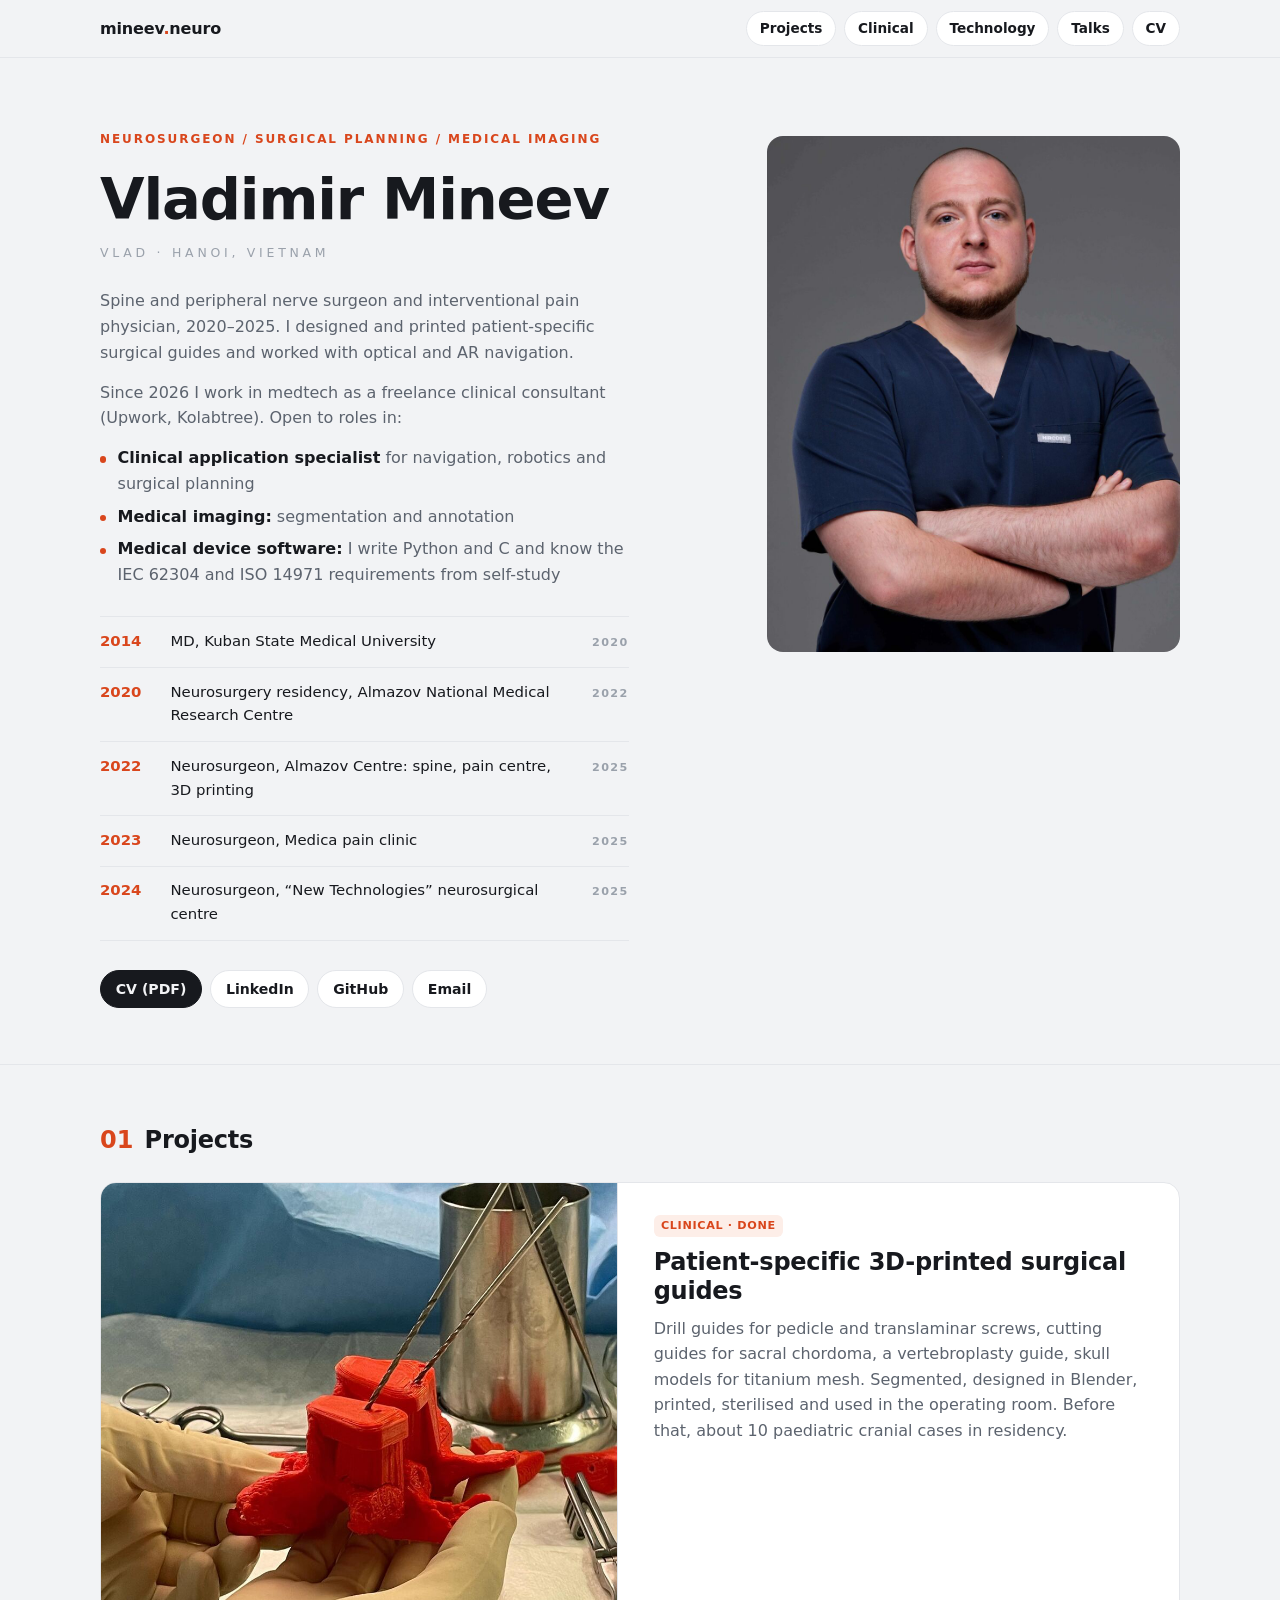
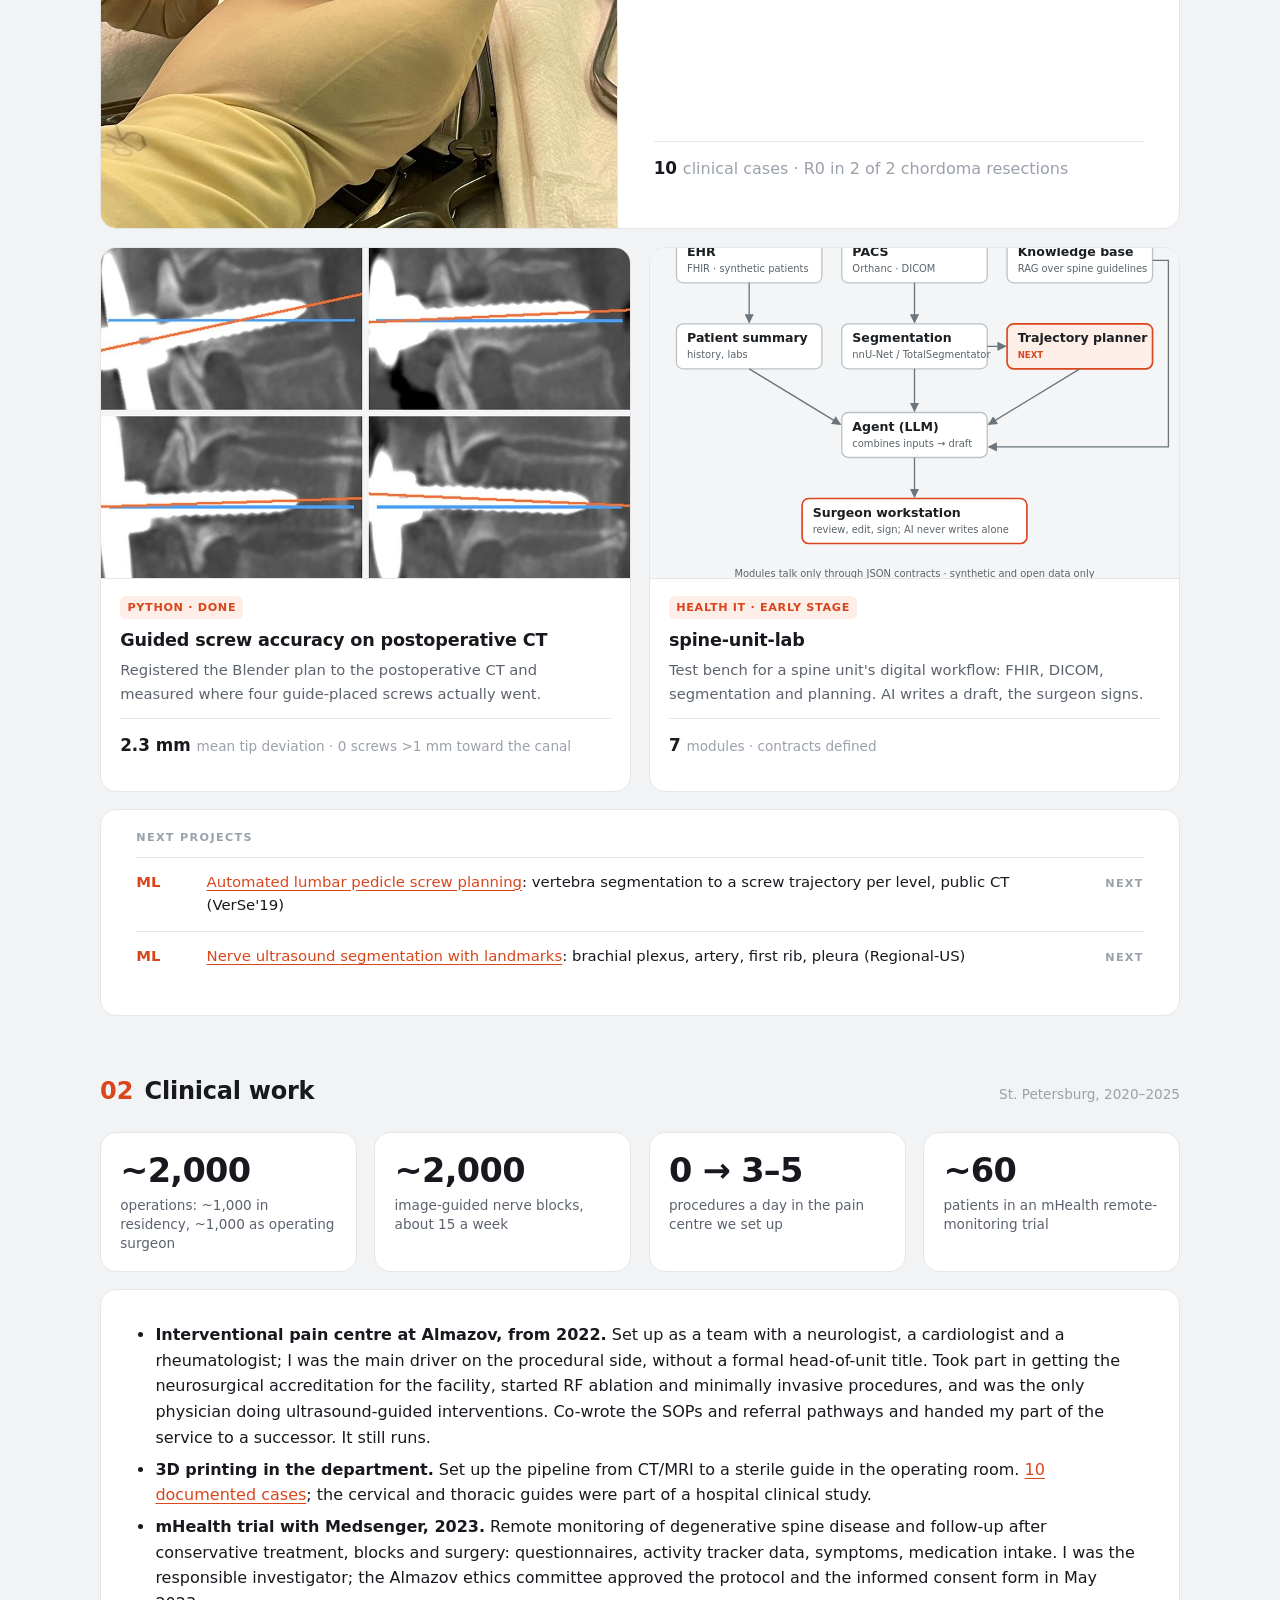
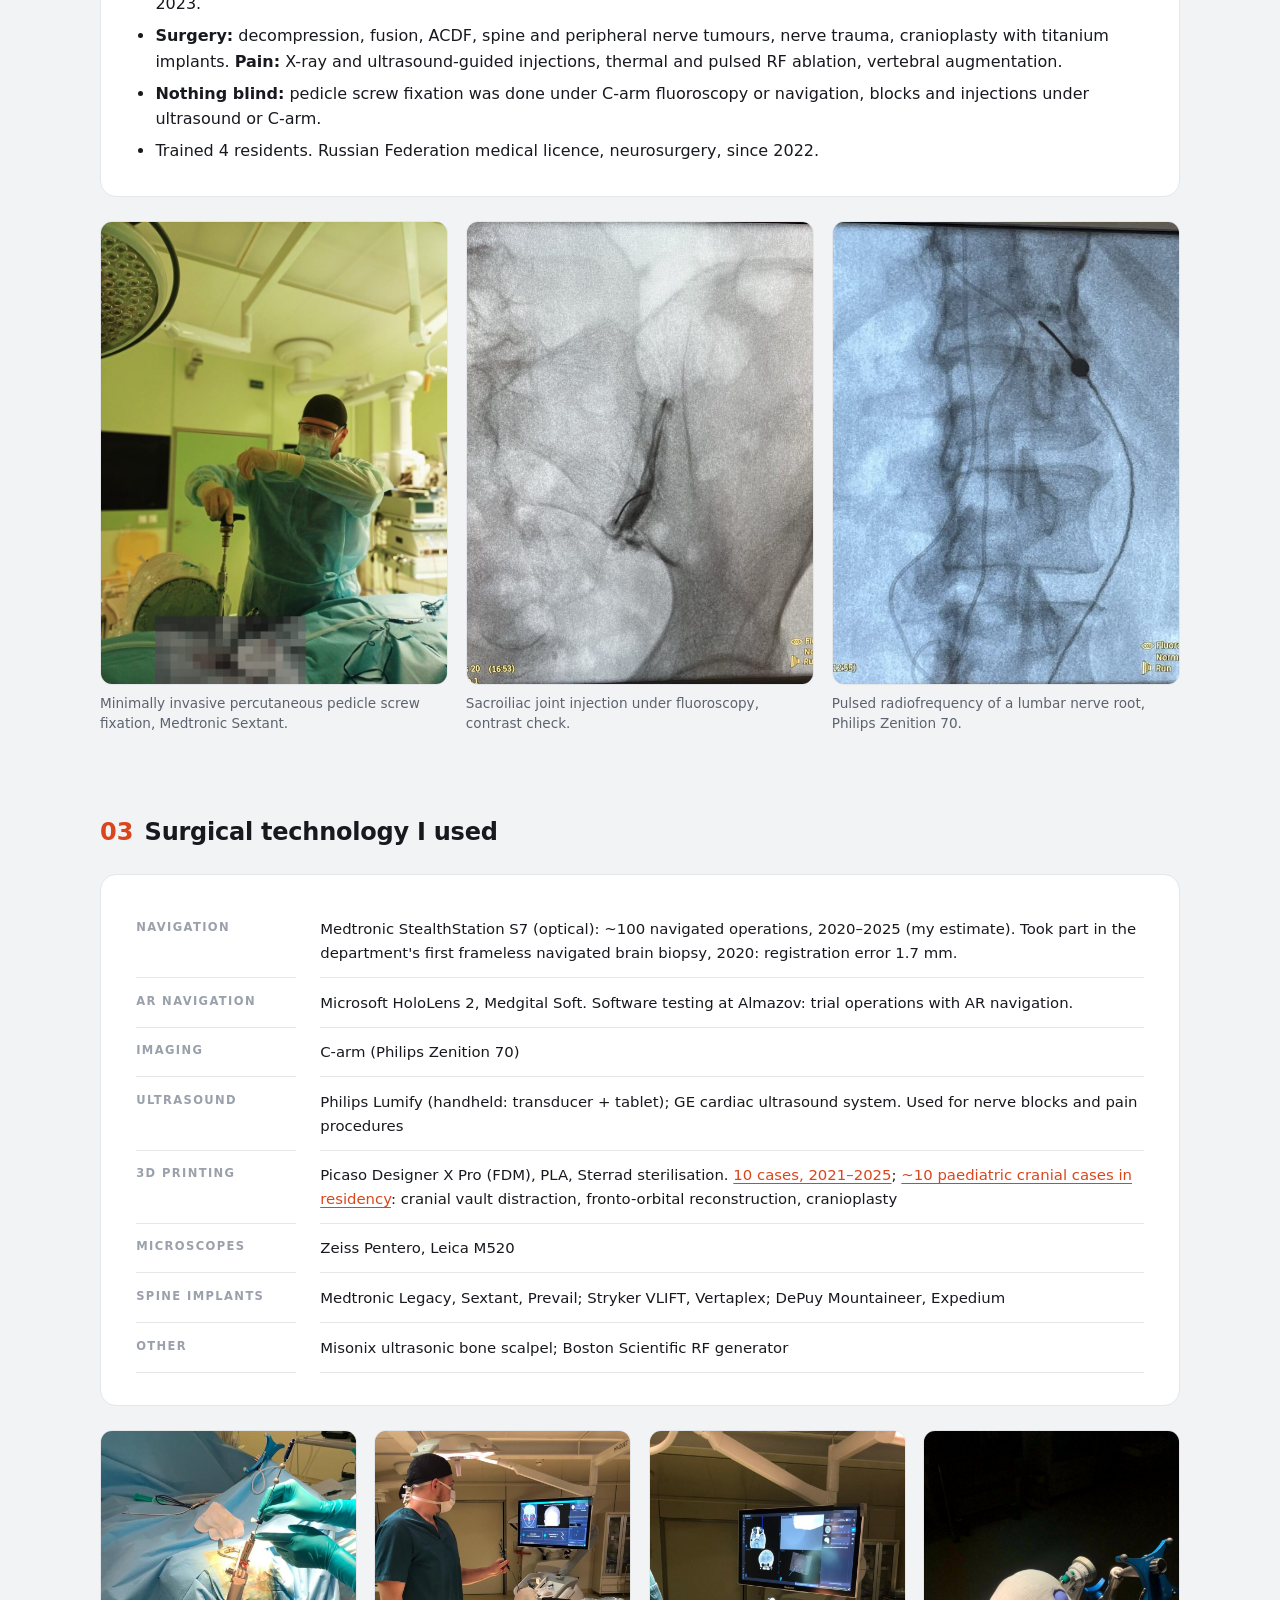
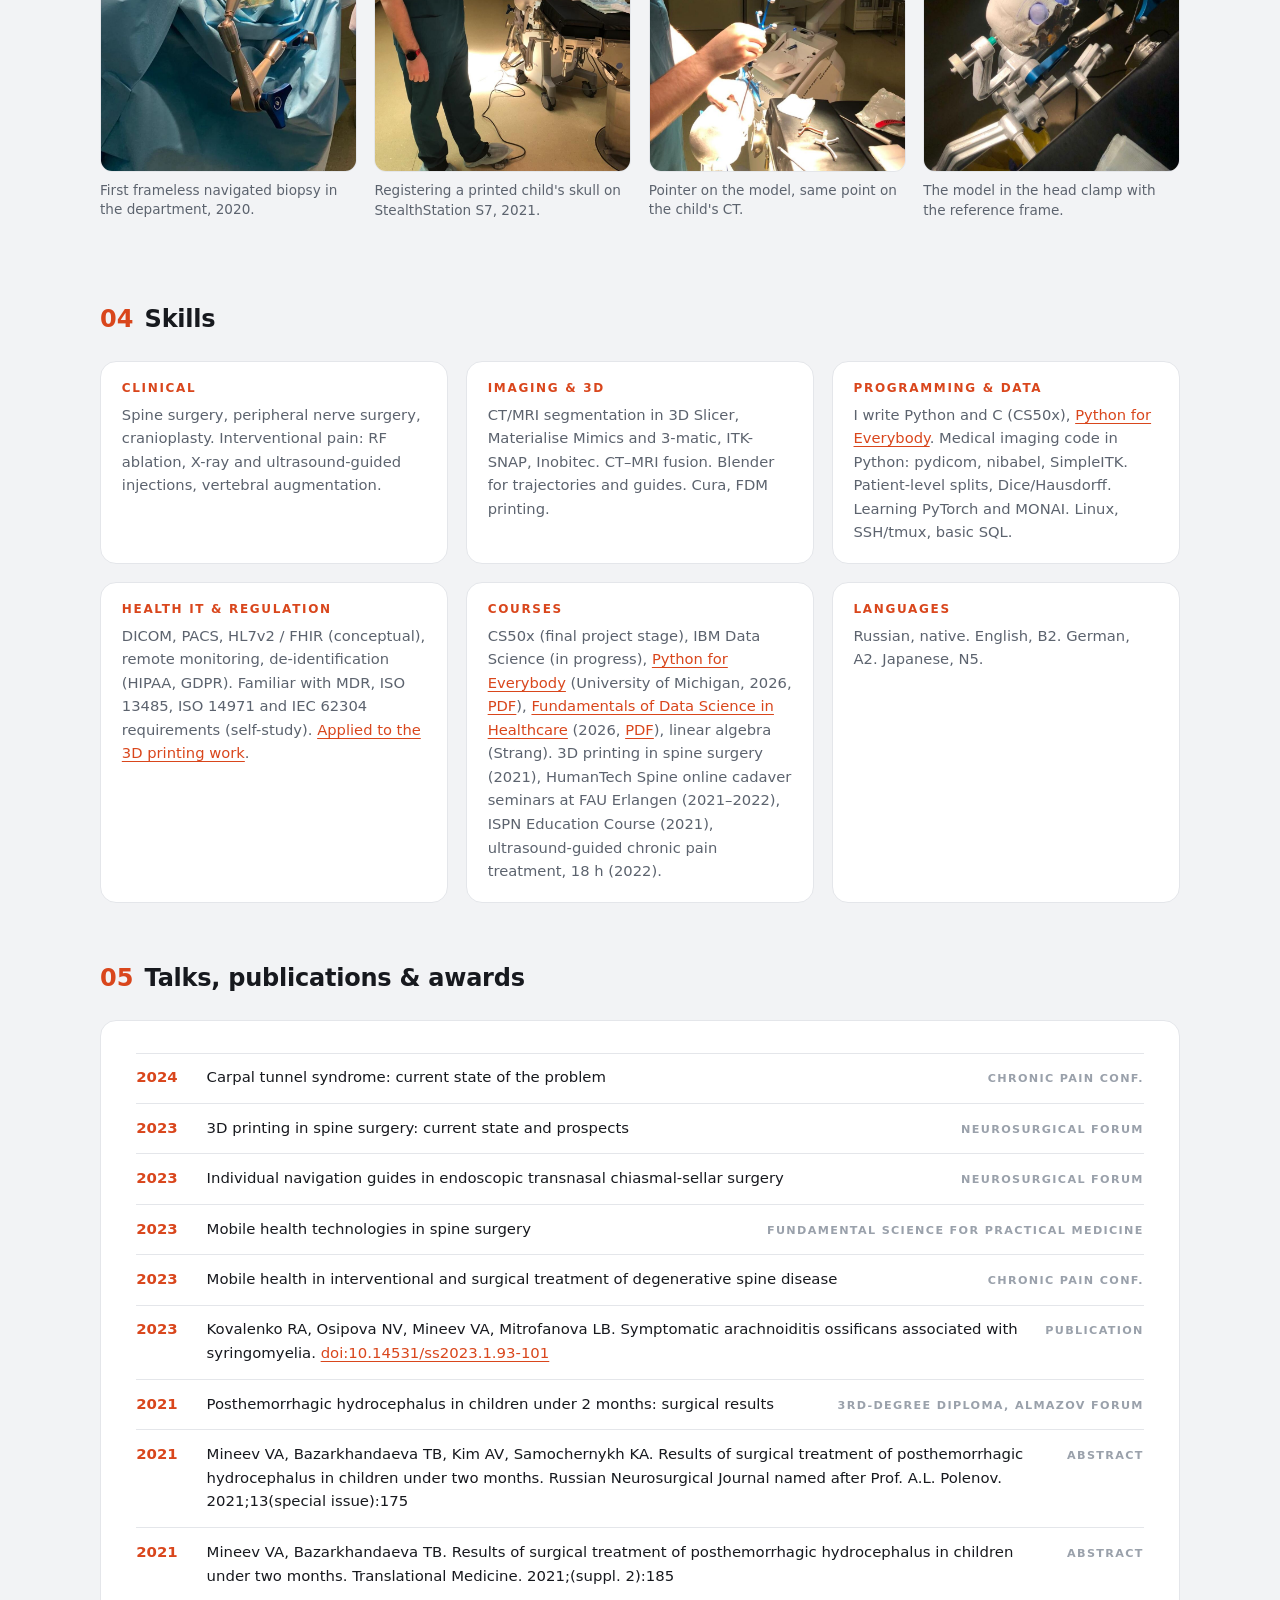
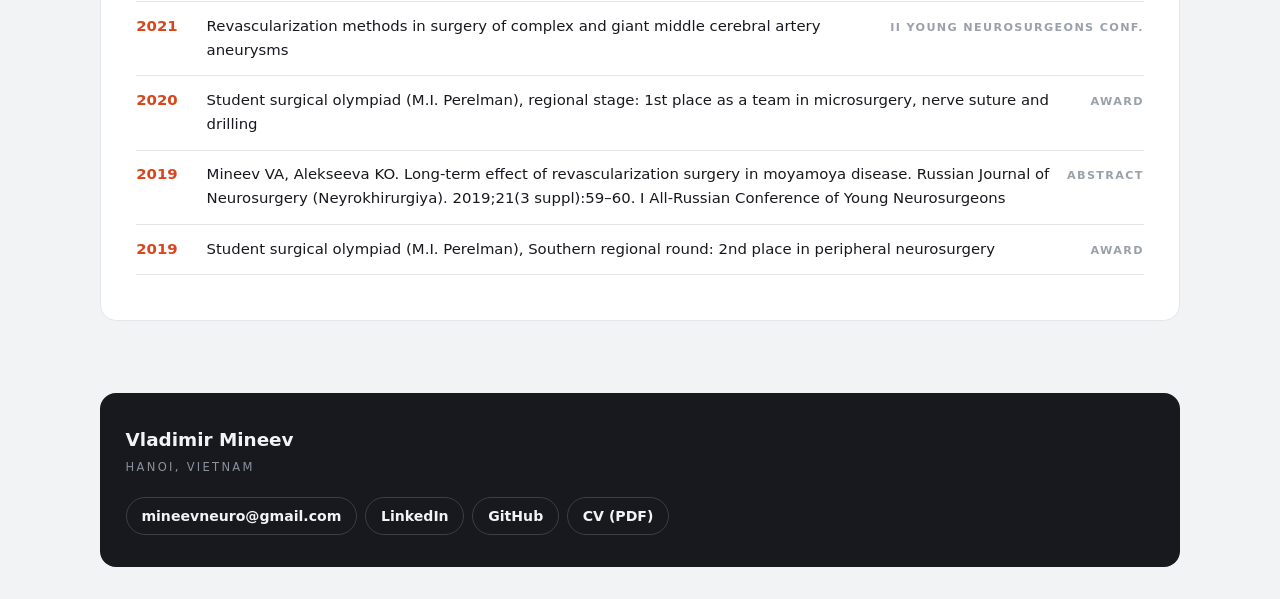
<file: index.html>
<!doctype html>
<html lang="en">
<head>
  <meta charset="utf-8">
  <meta name="viewport" content="width=device-width, initial-scale=1">
  <title>Vladimir Mineev · neurosurgeon, surgical planning, medical imaging</title>
  <meta name="description" content="Neurosurgeon (spine, peripheral nerve, interventional pain), 2020–2025. Patient-specific 3D-printed guides, surgical navigation, medical imaging. Hanoi, Vietnam.">
  <meta name="color-scheme" content="light dark">
  <meta property="og:title" content="Vladimir Mineev">
  <meta property="og:description" content="Neurosurgeon: ~2,000 operations, ~2,000 image-guided nerve blocks, 10 clinical cases with patient-specific 3D-printed guides and models.">
  <meta property="og:image" content="https://mineevneuro.github.io/img/portrait.jpg">
  <meta property="og:url" content="https://mineevneuro.github.io/">
  <meta property="og:type" content="website">
  <link rel="icon" href="data:image/svg+xml,%3Csvg xmlns=%22http://www.w3.org/2000/svg%22 viewBox=%220 0 64 64%22%3E%3Crect width=%2264%22 height=%2264%22 rx=%2214%22 fill=%22%23d9461c%22/%3E%3Ctext x=%2232%22 y=%2243%22 font-family=%22Helvetica,Arial,sans-serif%22 font-size=%2230%22 font-weight=%22800%22 fill=%22white%22 text-anchor=%22middle%22%3EVM%3C/text%3E%3C/svg%3E">
  <link rel="stylesheet" href="css/style.css">
</head>
<body>
<a class="skip" href="#main">Skip to content</a>

<nav class="site-nav" aria-label="Main">
  <div class="wrap">
    <a class="home" href="index.html">mineev<span>.</span>neuro</a>
    <a href="#projects">Projects</a>
    <a class="opt" href="#clinical">Clinical</a>
    <a class="opt" href="#technology">Technology</a>
    <a class="opt" href="#talks">Talks</a>
    <a href="cv.pdf">CV</a>
  </div>
</nav>

<header class="hero">
  <div class="wrap">
    <div class="text">
      <p class="eyebrow">Neurosurgeon / Surgical planning / Medical imaging</p>
      <h1>Vladimir Mineev</h1>
      <p class="sub">Vlad · Hanoi, Vietnam</p>
      <p class="intro">Spine and peripheral nerve surgeon and interventional pain physician, 2020–2025. I designed and printed patient-specific surgical guides and worked with optical and AR navigation.</p>
      <p class="intro">Since 2026 I work in medtech as a freelance clinical consultant (Upwork, Kolabtree). Open to roles in:</p>
      <ul class="intro roles">
        <li><strong>Clinical application specialist</strong> for navigation, robotics and surgical planning</li>
        <li><strong>Medical imaging:</strong> segmentation and annotation</li>
        <li><strong>Medical device software:</strong> I write Python and C and know the IEC&nbsp;62304 and ISO&nbsp;14971 requirements from self-study</li>
      </ul>
      <ol class="rows" aria-label="Career">
        <li><span class="y">2014</span><span>MD, Kuban State Medical University</span><span class="label">2020</span></li>
        <li><span class="y">2020</span><span>Neurosurgery residency, Almazov National Medical Research Centre</span><span class="label">2022</span></li>
        <li><span class="y">2022</span><span>Neurosurgeon, Almazov Centre: spine, pain centre, 3D printing</span><span class="label">2025</span></li>
        <li><span class="y">2023</span><span>Neurosurgeon, Medica pain clinic</span><span class="label">2025</span></li>
        <li><span class="y">2024</span><span>Neurosurgeon, “New Technologies” neurosurgical centre</span><span class="label">2025</span></li>
      </ol>
      <ul class="pills">
        <li><a class="pill primary" href="cv.pdf">CV (PDF)</a></li>
        <li><a class="pill" href="https://www.linkedin.com/in/mineevneuro/">LinkedIn</a></li>
        <li><a class="pill" href="https://github.com/Mineevneuro">GitHub</a></li>
        <li><a class="pill" href="mailto:mineevneuro@gmail.com">Email</a></li>
      </ul>
    </div>
    <div class="photo">
      <img src="img/portrait.jpg" width="960" height="1200" alt="Vladimir Mineev in navy surgical scrubs, arms crossed">
    </div>
  </div>
</header>

<main id="main">

<section id="projects" aria-labelledby="projects-h">
  <div class="wrap">
    <div class="sec-head"><span class="n">01</span><h2 id="projects-h">Projects</h2></div>

    <article class="card featured">
      <img src="img/projects/3d-guide-in-or.jpg" width="960" height="1200" loading="lazy"
           alt="3D-printed patient-specific guide held in a gloved hand in the operating room">
      <div class="body">
        <span class="tag">Clinical · done</span>
        <h3><a href="projects/patient-specific-3d-printing.html">Patient-specific 3D-printed surgical guides</a></h3>
        <p>Drill guides for pedicle and translaminar screws, cutting guides for sacral chordoma, a vertebroplasty guide, skull models for titanium mesh. Segmented, designed in Blender, printed, sterilised and used in the operating room. Before that, about 10 paediatric cranial cases in residency.</p>
        <p class="metric"><b>10</b>clinical cases · R0 in 2 of 2 chordoma resections</p>
      </div>
    </article>

    <ul class="cards two">
      <li>
        <article class="card">
          <img src="img/projects/3d-case6-accuracy.jpg" width="1000" height="691" loading="lazy"
               alt="CT slices along four pedicle screws with the planned line in blue and the fitted screw axis in orange">
          <div class="body">
            <span class="tag">Python · done</span>
            <h3><a href="projects/screw-accuracy.html">Guided screw accuracy on postoperative CT</a></h3>
            <p>Registered the Blender plan to the postoperative CT and measured where four guide-placed screws actually went.</p>
            <p class="metric"><b>2.3&nbsp;mm</b>mean tip deviation · 0 screws &gt;1&nbsp;mm toward the canal</p>
          </div>
        </article>
      </li>
      <li>
        <article class="card">
          <img src="img/projects/spine-unit-lab-architecture.svg?v=2" width="800" height="600" loading="lazy"
               alt="Architecture diagram of spine-unit-lab: EHR, PACS, segmentation, trajectory planner, agent and surgeon workstation">
          <div class="body">
            <span class="tag">Health IT · early stage</span>
            <h3><a href="projects/spine-unit-lab.html">spine-unit-lab</a></h3>
            <p>Test bench for a spine unit's digital workflow: FHIR, DICOM, segmentation and planning. AI writes a draft, the surgeon signs.</p>
            <p class="metric"><b>7</b>modules · contracts defined</p>
          </div>
        </article>
      </li>
    </ul>

    <div class="box soon">
      <p class="label">Next projects</p>
      <ol class="rows">
        <li><span class="y">ML</span><span><a href="projects/pedicle-screw-planning.html">Automated lumbar pedicle screw planning</a>: vertebra segmentation to a screw trajectory per level, public CT (VerSe'19)</span><span class="label">next</span></li>
        <li><span class="y">ML</span><span><a href="projects/nerve-ultrasound.html">Nerve ultrasound segmentation with landmarks</a>: brachial plexus, artery, first rib, pleura (Regional-US)</span><span class="label">next</span></li>
      </ol>
    </div>
  </div>
</section>

<section id="clinical" aria-labelledby="clinical-h">
  <div class="wrap">
    <div class="sec-head"><span class="n">02</span><h2 id="clinical-h">Clinical work</h2><span class="aside">St.&nbsp;Petersburg, 2020–2025</span></div>

    <ul class="stats">
      <li><b>~2,000</b><span>operations: ~1,000 in residency, ~1,000 as operating surgeon</span></li>
      <li><b>~2,000</b><span>image-guided nerve blocks, about 15 a week</span></li>
      <li><b>0 → 3–5</b><span>procedures a day in the pain centre we set up</span></li>
      <li><b>~60</b><span>patients in an mHealth remote-monitoring trial</span></li>
    </ul>
    <div class="box">
      <ul>
        <li><strong>Interventional pain centre at Almazov, from 2022.</strong> Set up as a team with a neurologist, a cardiologist and a rheumatologist; I was the main driver on the procedural side, without a formal head-of-unit title. Took part in getting the neurosurgical accreditation for the facility, started RF ablation and minimally invasive procedures, and was the only physician doing ultrasound-guided interventions. Co-wrote the SOPs and referral pathways and handed my part of the service to a successor. It still runs.</li>
        <li><strong>3D printing in the department.</strong> Set up the pipeline from CT/MRI to a sterile guide in the operating room. <a href="projects/patient-specific-3d-printing.html">10 documented cases</a>; the cervical and thoracic guides were part of a hospital clinical study.</li>
        <li><strong>mHealth trial with Medsenger, 2023.</strong> Remote monitoring of degenerative spine disease and follow-up after conservative treatment, blocks and surgery: questionnaires, activity tracker data, symptoms, medication intake. I was the responsible investigator; the Almazov ethics committee approved the protocol and the informed consent form in May 2023.</li>
        <li><strong>Surgery:</strong> decompression, fusion, ACDF, spine and peripheral nerve tumours, nerve trauma, cranioplasty with titanium implants. <strong>Pain:</strong> X-ray and ultrasound-guided injections, thermal and pulsed RF ablation, vertebral augmentation.</li>
        <li><strong>Nothing blind:</strong> pedicle screw fixation was done under C-arm fluoroscopy or navigation, blocks and injections under ultrasound or C-arm.</li>
        <li>Trained 4 residents. Russian Federation medical licence, neurosurgery, since 2022.</li>
      </ul>
    </div>
    <div class="figs three portrait">
      <figure>
        <img src="img/projects/or-mis-pedicle-fixation.jpg" width="768" height="1024" loading="lazy"
             alt="Vladimir Mineev in a sterile gown and mask in the operating room, inserting a percutaneous pedicle screw instrument; the operative field at the bottom is pixelated">
        <figcaption>Minimally invasive percutaneous pedicle screw fixation, Medtronic Sextant.</figcaption>
      </figure>
      <figure>
        <img src="img/projects/fluoro-contrast.jpg" width="700" height="780" loading="lazy"
             alt="Fluoroscopy image on the C-arm monitor: a needle in the sacroiliac joint with contrast outlining the joint">
        <figcaption>Sacroiliac joint injection under fluoroscopy, contrast check.</figcaption>
      </figure>
      <figure>
        <img src="img/projects/fluoro-lumbar.jpg" width="622" height="655" loading="lazy"
             alt="Fluoroscopy of the lumbar spine on the C-arm monitor with a radiofrequency cannula placed at a nerve root">
        <figcaption>Pulsed radiofrequency of a lumbar nerve root, Philips Zenition 70.</figcaption>
      </figure>
    </div>
  </div>
</section>

<section id="technology" aria-labelledby="technology-h">
  <div class="wrap">
    <div class="sec-head"><span class="n">03</span><h2 id="technology-h">Surgical technology I used</h2></div>
    <div class="box">
      <dl class="facts">
        <dt>Navigation</dt><dd>Medtronic StealthStation S7 (optical): ~100 navigated operations, 2020–2025 (my estimate). Took part in the department's first frameless navigated brain biopsy, 2020: registration error 1.7&nbsp;mm.</dd>
        <dt>AR navigation</dt><dd>Microsoft HoloLens 2, Medgital Soft. Software testing at Almazov: trial operations with AR navigation.</dd>
        <dt>Imaging</dt><dd>C-arm (Philips Zenition 70)</dd>
        <dt>Ultrasound</dt><dd>Philips Lumify (handheld: transducer + tablet); GE cardiac ultrasound system. Used for nerve blocks and pain procedures</dd>
        <dt>3D printing</dt><dd>Picaso Designer X Pro (FDM), PLA, Sterrad sterilisation. <a href="projects/patient-specific-3d-printing.html">10 cases, 2021–2025</a>; <a href="projects/patient-specific-3d-printing.html#early-h">~10 paediatric cranial cases in residency</a>: cranial vault distraction, fronto-orbital reconstruction, cranioplasty</dd>
        <dt>Microscopes</dt><dd>Zeiss Pentero, Leica M520</dd>
        <dt>Spine implants</dt><dd>Medtronic Legacy, Sextant, Prevail; Stryker VLIFT, Vertaplex; DePuy Mountaineer, Expedium</dd>
        <dt>Other</dt><dd>Misonix ultrasonic bone scalpel; Boston Scientific RF generator</dd>
      </dl>
    </div>
    <div class="figs tall">
      <figure>
        <img src="img/projects/frameless-biopsy.jpg" width="979" height="1200" loading="lazy"
             alt="Draped patient's head with a Medtronic articulated guide arm holding a biopsy needle with navigation markers; gloved hands guide the needle">
        <figcaption>First frameless navigated biopsy in the department, 2020.</figcaption>
      </figure>
      <figure>
        <img src="img/projects/3d-skull-registration.jpg" width="958" height="1280" loading="lazy"
             alt="Vladimir Mineev in scrubs registering a printed skull model to the navigation system; the StealthStation screen shows the surface-tracing step">
        <figcaption>Registering a printed child's skull on StealthStation S7, 2021.</figcaption>
      </figure>
      <figure>
        <img src="img/projects/3d-skull-model-navigation.jpg" width="958" height="1280" loading="lazy"
             alt="Surgeon's hand holding a navigated pointer on a printed skull model; the StealthStation screen shows the pointer position on the child's CT">
        <figcaption>Pointer on the model, same point on the child's CT.</figcaption>
      </figure>
      <figure>
        <img src="img/projects/3d-skull-model-clamp.jpg" width="958" height="1280" loading="lazy"
             alt="Printed skull model fixed in a head clamp with a navigation reference frame attached">
        <figcaption>The model in the head clamp with the reference frame.</figcaption>
      </figure>
    </div>
  </div>
</section>

<section id="skills" aria-labelledby="skills-h">
  <div class="wrap">
    <div class="sec-head"><span class="n">04</span><h2 id="skills-h">Skills</h2></div>
    <div class="skills">
      <div>
        <h3>Clinical</h3>
        <p>Spine surgery, peripheral nerve surgery, cranioplasty. Interventional pain: RF ablation, X-ray and ultrasound-guided injections, vertebral augmentation.</p>
      </div>
      <div>
        <h3>Imaging &amp; 3D</h3>
        <p>CT/MRI segmentation in 3D Slicer, Materialise Mimics and 3-matic, ITK-SNAP, Inobitec. CT–MRI fusion. Blender for trajectories and guides. Cura, FDM printing.</p>
      </div>
      <div>
        <h3>Programming &amp; data</h3>
        <p>I write Python and C (CS50x), <a href="https://coursera.org/verify/specialization/M3SP8D9RGAB7">Python for Everybody</a>. Medical imaging code in Python: pydicom, nibabel, SimpleITK. Patient-level splits, Dice/Hausdorff. Learning PyTorch and MONAI. Linux, SSH/tmux, basic SQL.</p>
      </div>
      <div>
        <h3>Health IT &amp; regulation</h3>
        <p>DICOM, PACS, HL7v2 / FHIR (conceptual), remote monitoring, de-identification (HIPAA, GDPR). Familiar with MDR, ISO 13485, ISO 14971 and IEC 62304 requirements (self-study). <a href="projects/patient-specific-3d-printing.html#qa-h">Applied to the 3D printing work</a>.</p>
      </div>
      <div>
        <h3>Courses</h3>
        <p>CS50x (final project stage), IBM Data Science (in progress), <a href="https://coursera.org/verify/specialization/M3SP8D9RGAB7">Python for Everybody</a> (University of Michigan, 2026, <a href="certificates/python-for-everybody.pdf">PDF</a>), <a href="https://coursera.org/verify/02CP6I4AC9QF">Fundamentals of Data Science in Healthcare</a> (2026, <a href="certificates/data-science-in-healthcare.pdf">PDF</a>), linear algebra (Strang). 3D printing in spine surgery (2021), HumanTech Spine online cadaver seminars at FAU Erlangen (2021–2022), ISPN Education Course (2021), ultrasound-guided chronic pain treatment, 18 h (2022).</p>
      </div>
      <div>
        <h3>Languages</h3>
        <p>Russian, native. English, B2. German, A2. Japanese, N5.</p>
      </div>
    </div>
  </div>
</section>

<section id="talks" aria-labelledby="talks-h">
  <div class="wrap">
    <div class="sec-head"><span class="n">05</span><h2 id="talks-h">Talks, publications &amp; awards</h2></div>
    <div class="box">
      <ol class="rows">
        <li><span class="y">2024</span><span>Carpal tunnel syndrome: current state of the problem</span><span class="label">Chronic Pain conf.</span></li>
        <li><span class="y">2023</span><span>3D printing in spine surgery: current state and prospects</span><span class="label">Neurosurgical Forum</span></li>
        <li><span class="y">2023</span><span>Individual navigation guides in endoscopic transnasal chiasmal-sellar surgery</span><span class="label">Neurosurgical Forum</span></li>
        <li><span class="y">2023</span><span>Mobile health technologies in spine surgery</span><span class="label">Fundamental Science for Practical Medicine</span></li>
        <li><span class="y">2023</span><span>Mobile health in interventional and surgical treatment of degenerative spine disease</span><span class="label">Chronic Pain conf.</span></li>
        <li><span class="y">2023</span><span>Kovalenko RA, Osipova NV, Mineev VA, Mitrofanova LB. Symptomatic arachnoiditis ossificans associated with syringomyelia. <a href="https://doi.org/10.14531/ss2023.1.93-101">doi:10.14531/ss2023.1.93-101</a></span><span class="label">Publication</span></li>
        <li><span class="y">2021</span><span>Posthemorrhagic hydrocephalus in children under 2 months: surgical results</span><span class="label">3rd-degree diploma, Almazov forum</span></li>
        <li><span class="y">2021</span><span>Mineev VA, Bazarkhandaeva TB, Kim AV, Samochernykh KA. Results of surgical treatment of posthemorrhagic hydrocephalus in children under two months. Russian Neurosurgical Journal named after Prof. A.L. Polenov. 2021;13(special issue):175</span><span class="label">Abstract</span></li>
        <li><span class="y">2021</span><span>Mineev VA, Bazarkhandaeva TB. Results of surgical treatment of posthemorrhagic hydrocephalus in children under two months. Translational Medicine. 2021;(suppl. 2):185</span><span class="label">Abstract</span></li>
        <li><span class="y">2021</span><span>Revascularization methods in surgery of complex and giant middle cerebral artery aneurysms</span><span class="label">II Young Neurosurgeons conf.</span></li>
        <li><span class="y">2020</span><span>Student surgical olympiad (M.I. Perelman), regional stage: 1st place as a team in microsurgery, nerve suture and drilling</span><span class="label">Award</span></li>
        <li><span class="y">2019</span><span>Mineev VA, Alekseeva KO. Long-term effect of revascularization surgery in moyamoya disease. Russian Journal of Neurosurgery (Neyrokhirurgiya). 2019;21(3 suppl):59–60. I All-Russian Conference of Young Neurosurgeons</span><span class="label">Abstract</span></li>
        <li><span class="y">2019</span><span>Student surgical olympiad (M.I. Perelman), Southern regional round: 2nd place in peripheral neurosurgery</span><span class="label">Award</span></li>
      </ol>
    </div>
  </div>
</section>

</main>

<footer>
  <div class="wrap">
    <div class="ink">
      <p class="name">Vladimir Mineev</p>
      <p class="sub">Hanoi, Vietnam</p>
      <ul class="pills">
        <li><a class="pill" href="mailto:mineevneuro@gmail.com">mineevneuro@gmail.com</a></li>
        <li><a class="pill" href="https://www.linkedin.com/in/mineevneuro/">LinkedIn</a></li>
        <li><a class="pill" href="https://github.com/Mineevneuro">GitHub</a></li>
        <li><a class="pill" href="cv.pdf">CV (PDF)</a></li>
      </ul>
    </div>
  </div>
</footer>
</body>
</html>
</file>
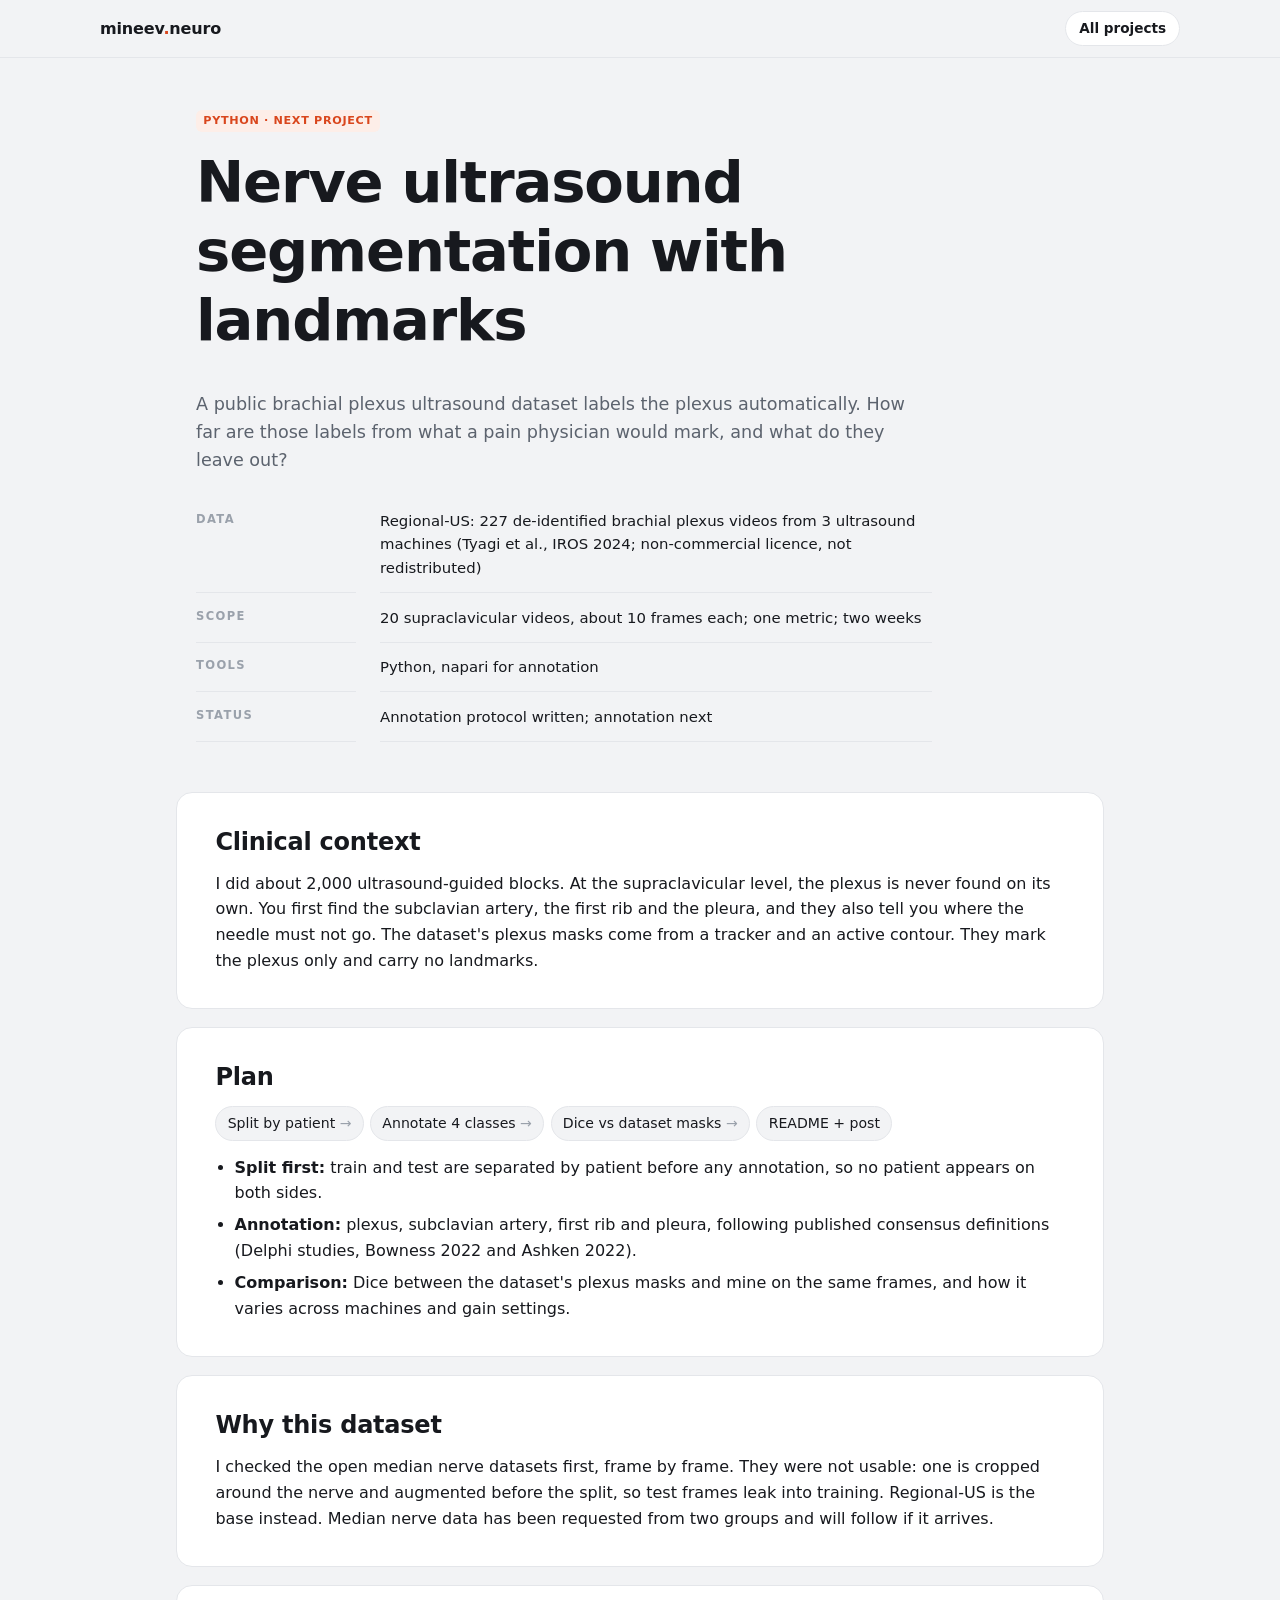
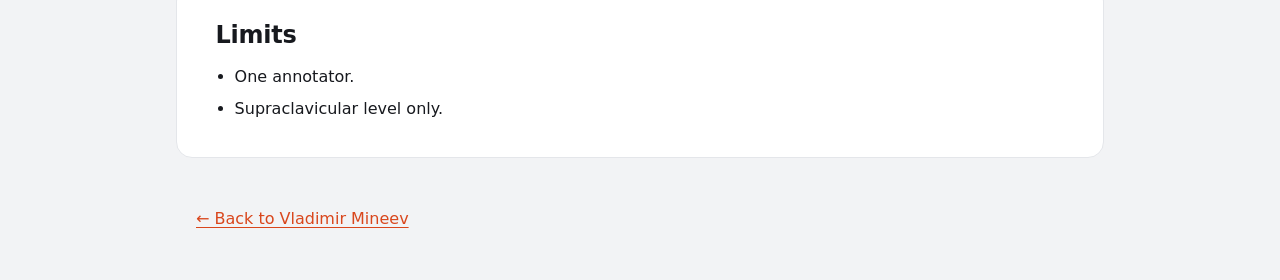
<file: projects/nerve-ultrasound.html>
<!doctype html>
<html lang="en">
<head>
  <meta charset="utf-8">
  <meta name="viewport" content="width=device-width, initial-scale=1">
  <title>Nerve ultrasound segmentation with landmarks · Vladimir Mineev</title>
  <meta name="description" content="Next project: re-annotate brachial plexus ultrasound with clinical landmarks and measure how far automatic dataset masks are from expert annotation.">
  <meta name="color-scheme" content="light dark">
  <link rel="icon" href="data:image/svg+xml,%3Csvg xmlns=%22http://www.w3.org/2000/svg%22 viewBox=%220 0 64 64%22%3E%3Crect width=%2264%22 height=%2264%22 rx=%2214%22 fill=%22%23d9461c%22/%3E%3Ctext x=%2232%22 y=%2243%22 font-family=%22Helvetica,Arial,sans-serif%22 font-size=%2230%22 font-weight=%22800%22 fill=%22white%22 text-anchor=%22middle%22%3EVM%3C/text%3E%3C/svg%3E">
  <link rel="stylesheet" href="../css/style.css">
</head>
<body class="case">
<a class="skip" href="#main">Skip to content</a>

<nav class="site-nav" aria-label="Main">
  <div class="wrap">
    <a class="home" href="../index.html">mineev<span>.</span>neuro</a>
    <a href="../index.html#projects">All projects</a>
  </div>
</nav>

<main id="main">
<header class="case-head">
  <div class="wrap">
    <p><span class="tag">Python · next project</span></p>
    <h1>Nerve ultrasound segmentation with landmarks</h1>
    <p class="tagline">A public brachial plexus ultrasound dataset labels the plexus automatically. How far are those labels from what a pain physician would mark, and what do they leave out?</p>
    <dl class="facts">
      <dt>Data</dt><dd>Regional-US: 227 de-identified brachial plexus videos from 3 ultrasound machines (Tyagi et al., IROS 2024; non-commercial licence, not redistributed)</dd>
      <dt>Scope</dt><dd>20 supraclavicular videos, about 10 frames each; one metric; two weeks</dd>
      <dt>Tools</dt><dd>Python, napari for annotation</dd>
      <dt>Status</dt><dd>Annotation protocol written; annotation next</dd>
    </dl>
  </div>
</header>

<section aria-labelledby="ctx-h">
  <div class="wrap">
    <h2 id="ctx-h">Clinical context</h2>
    <p>I did about 2,000 ultrasound-guided blocks. At the supraclavicular level, the plexus is never found on its own. You first find the subclavian artery, the first rib and the pleura, and they also tell you where the needle must not go. The dataset's plexus masks come from a tracker and an active contour. They mark the plexus only and carry no landmarks.</p>
  </div>
</section>

<section aria-labelledby="approach-h">
  <div class="wrap">
    <h2 id="approach-h">Plan</h2>
    <ol class="pipeline" aria-label="Pipeline">
      <li>Split by patient</li>
      <li>Annotate 4 classes</li>
      <li>Dice vs dataset masks</li>
      <li>README + post</li>
    </ol>
    <ul>
      <li><strong>Split first:</strong> train and test are separated by patient before any annotation, so no patient appears on both sides.</li>
      <li><strong>Annotation:</strong> plexus, subclavian artery, first rib and pleura, following published consensus definitions (Delphi studies, Bowness 2022 and Ashken 2022).</li>
      <li><strong>Comparison:</strong> Dice between the dataset's plexus masks and mine on the same frames, and how it varies across machines and gain settings.</li>
    </ul>
  </div>
</section>

<section aria-labelledby="results-h">
  <div class="wrap">
    <h2 id="results-h">Why this dataset</h2>
    <p>I checked the open median nerve datasets first, frame by frame. They were not usable: one is cropped around the nerve and augmented before the split, so test frames leak into training. Regional-US is the base instead. Median nerve data has been requested from two groups and will follow if it arrives.</p>
  </div>
</section>

<section aria-labelledby="lim-h">
  <div class="wrap">
    <h2 id="lim-h">Limits</h2>
    <ul>
      <li>One annotator.</li>
      <li>Supraclavicular level only.</li>
    </ul>
  </div>
</section>
</main>

<footer>
  <div class="wrap">
    <p><a href="../index.html">← Back to Vladimir Mineev</a></p>
  </div>
</footer>
</body>
</html>
</file>
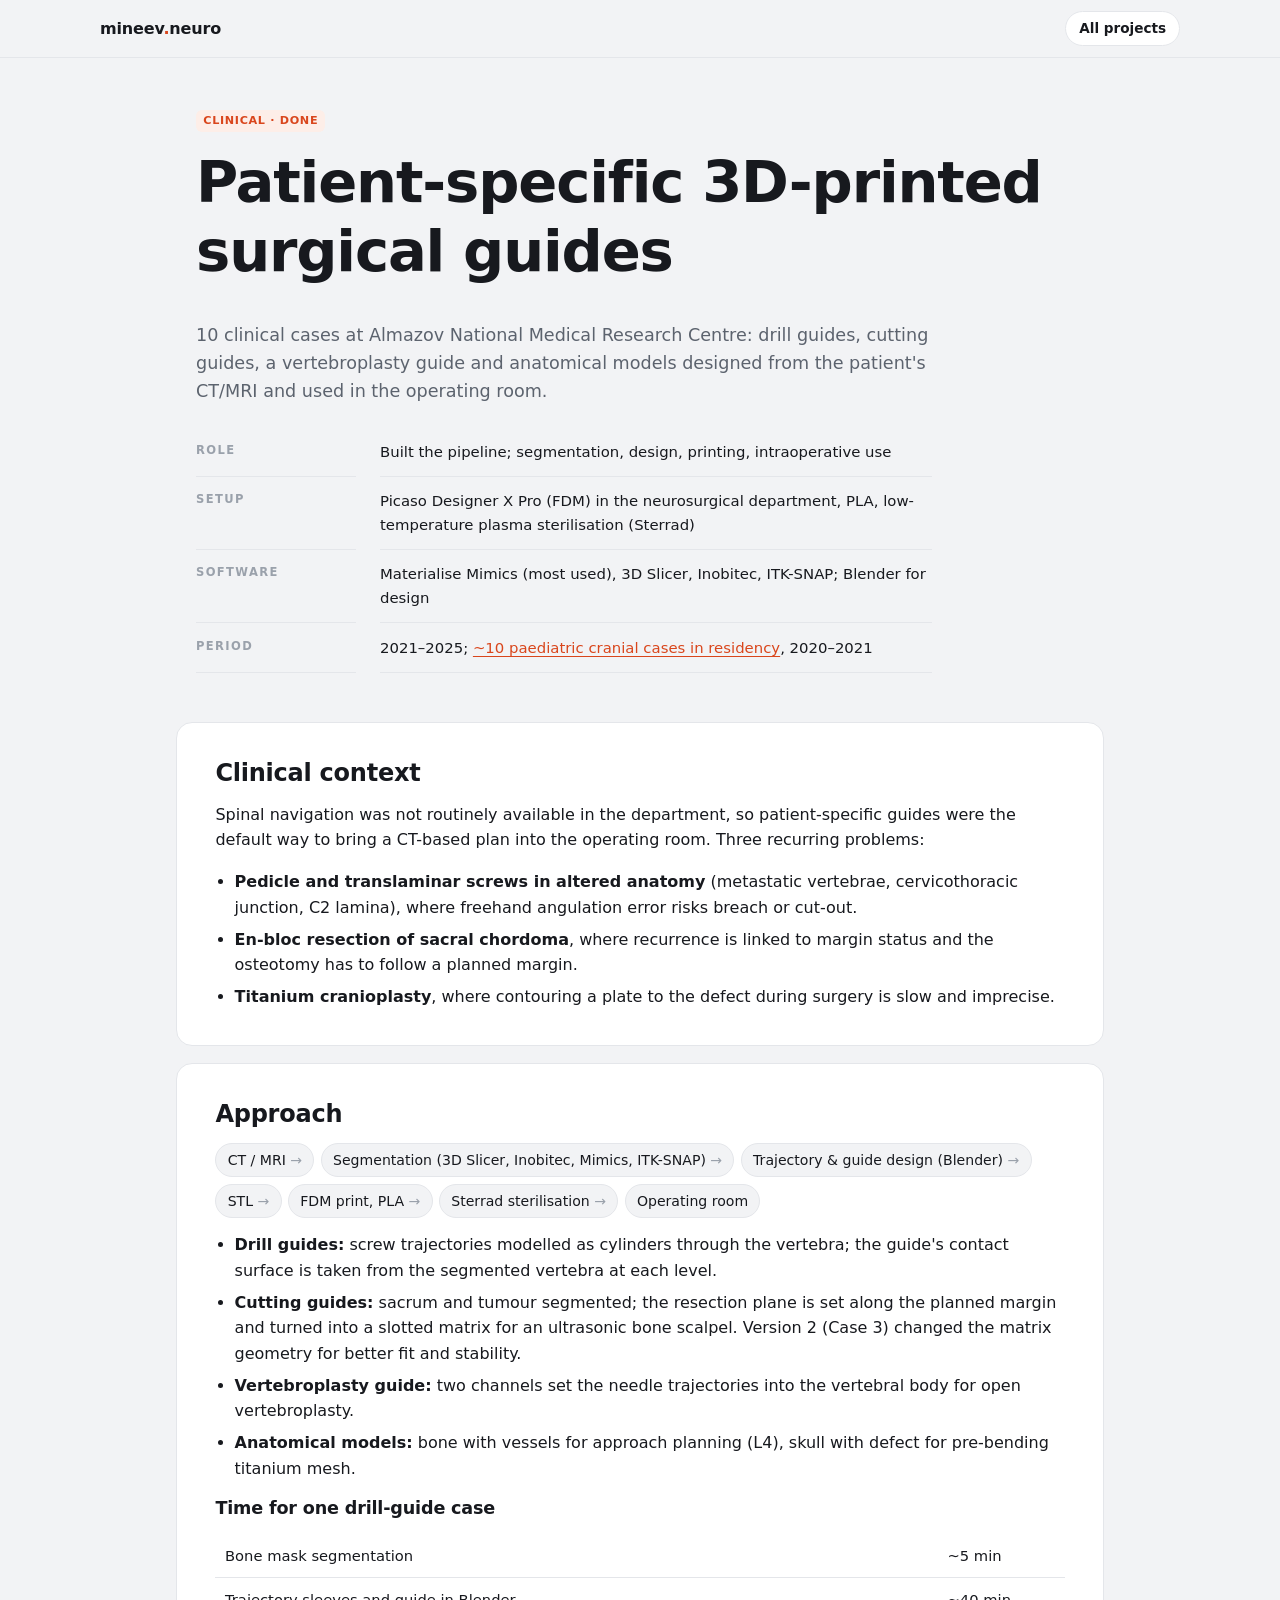
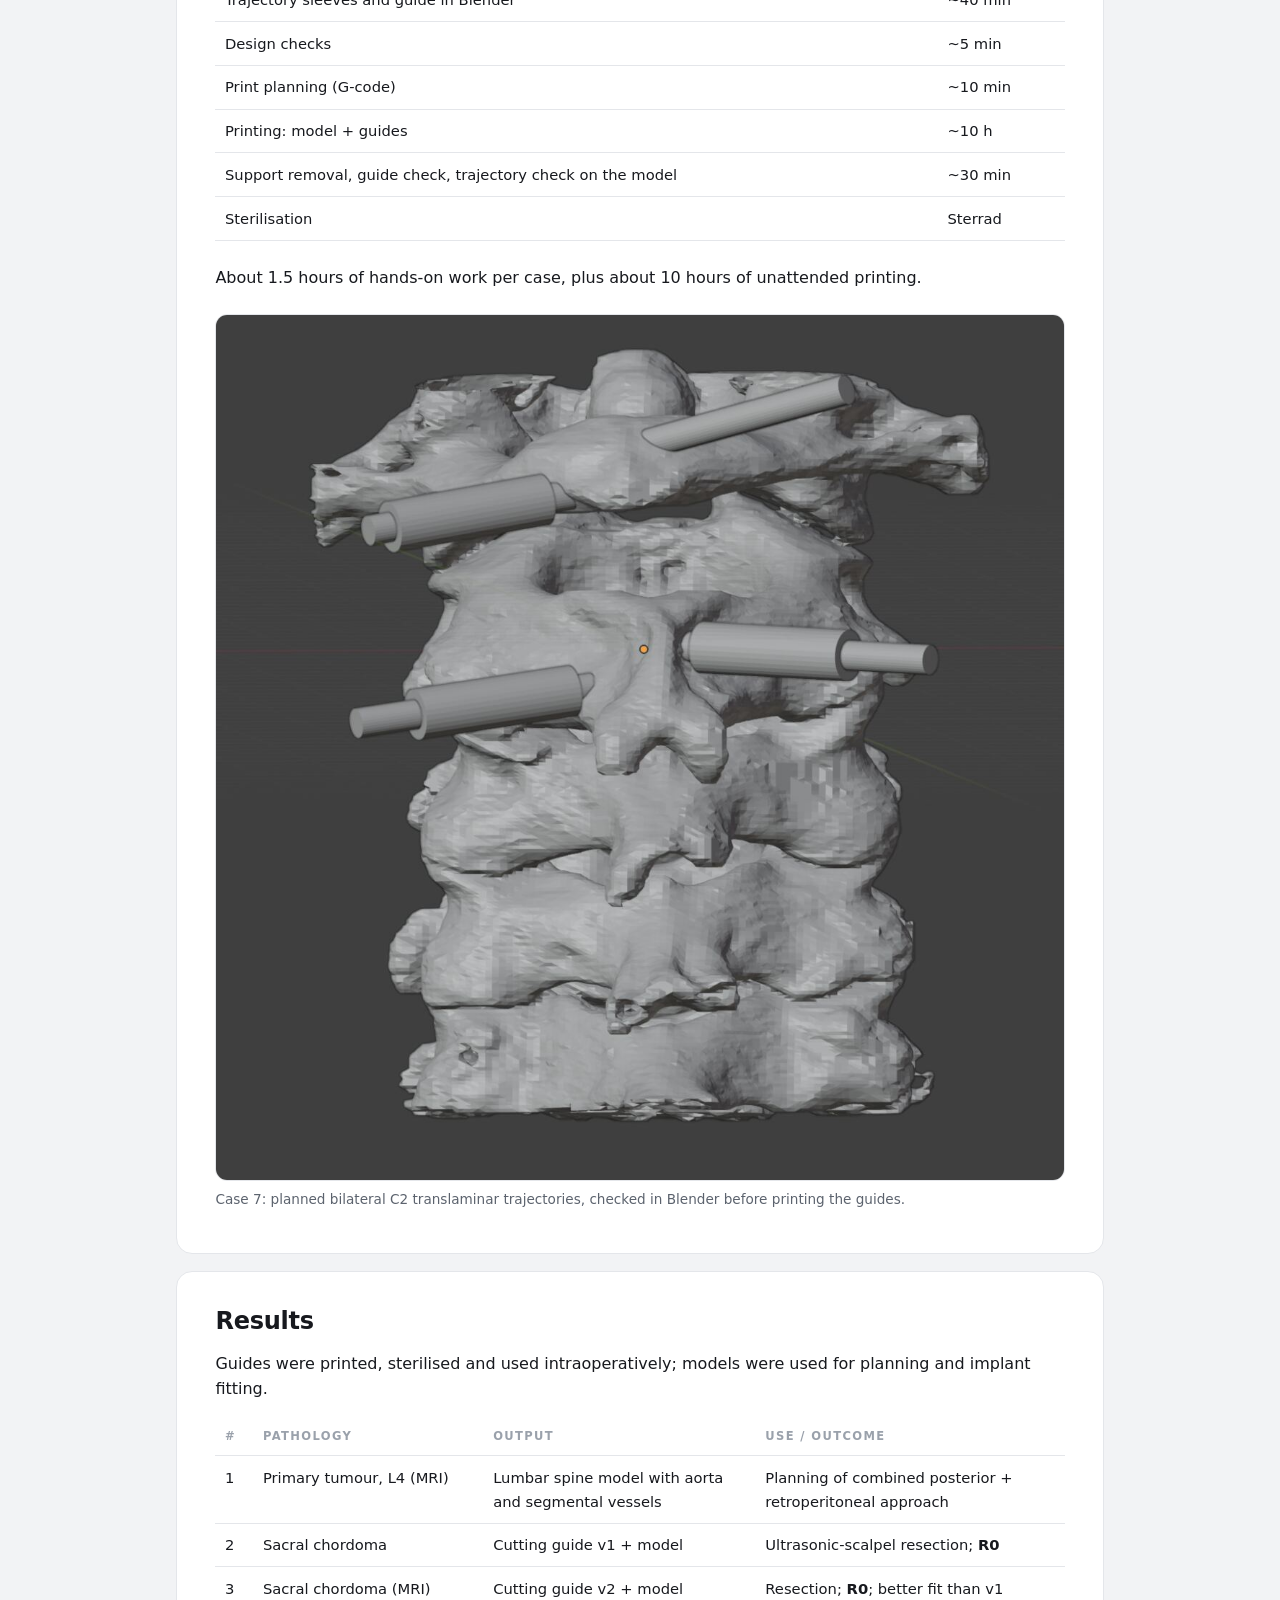
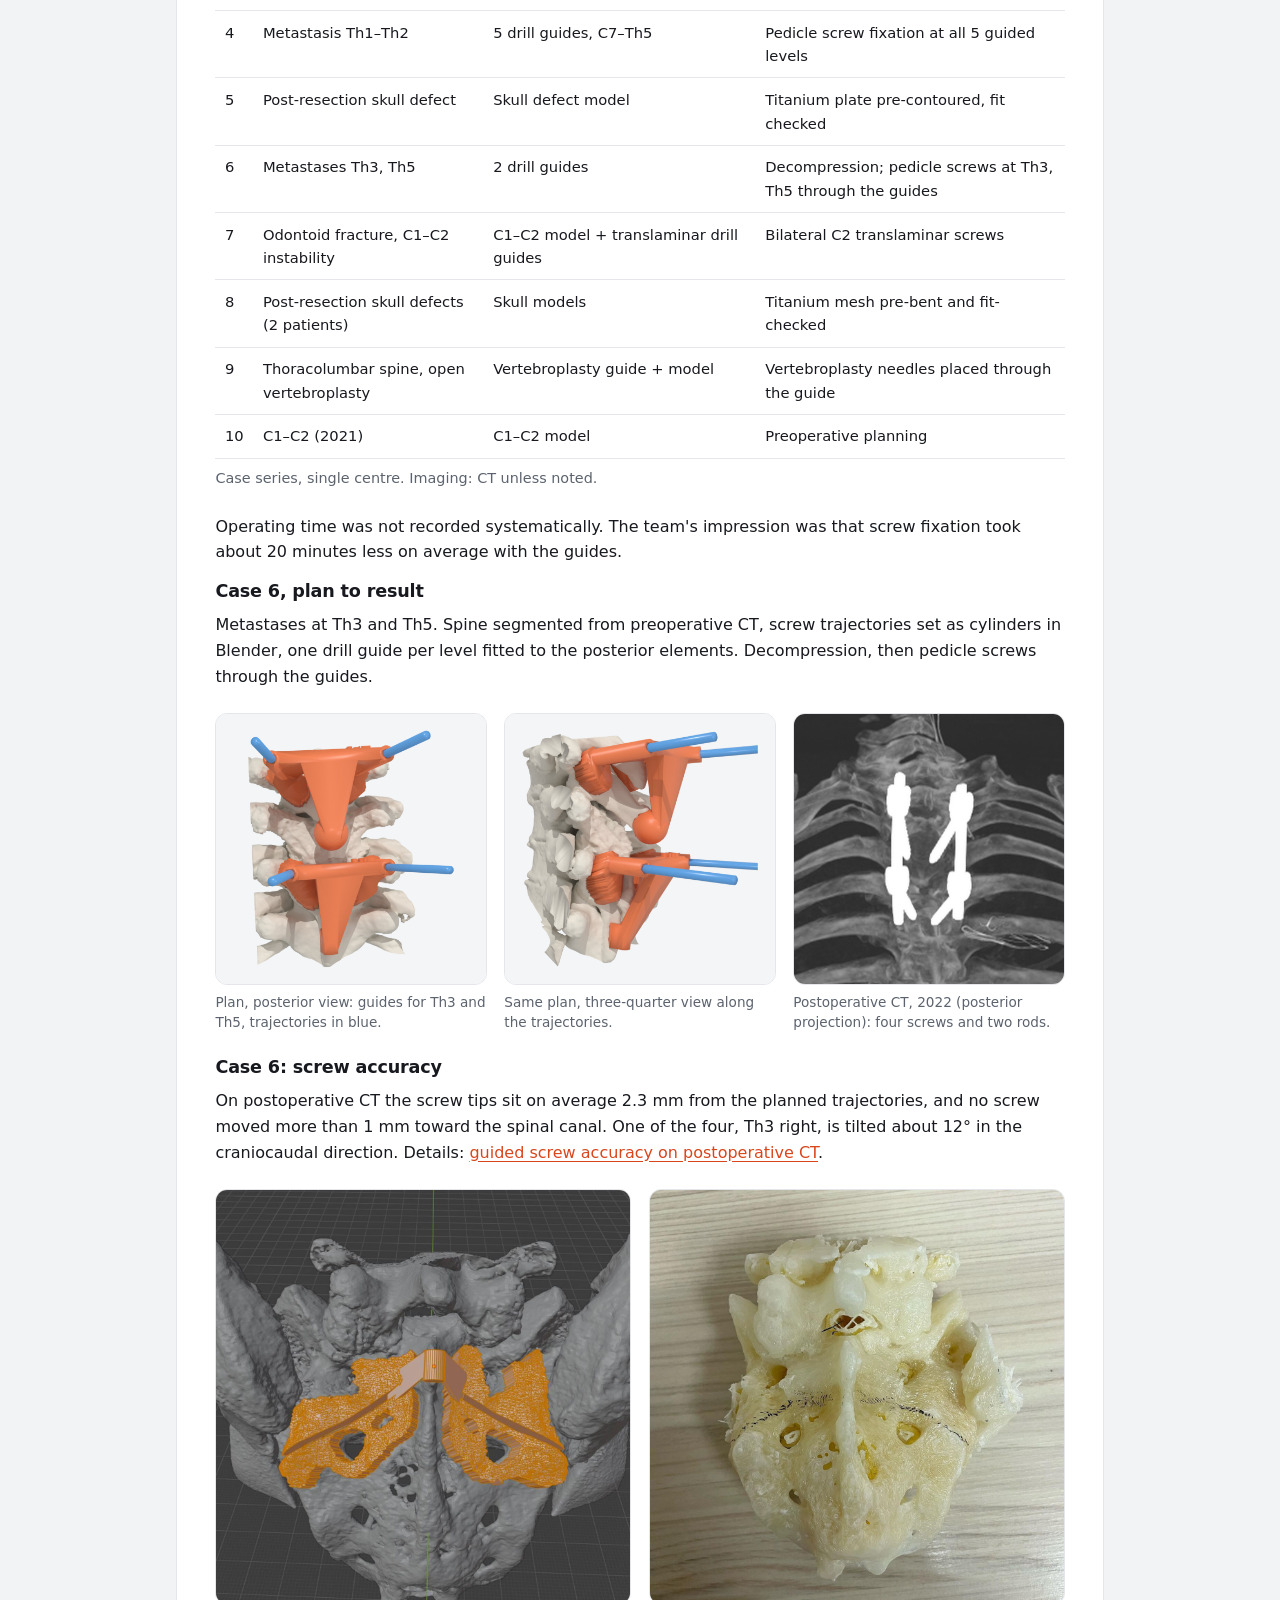
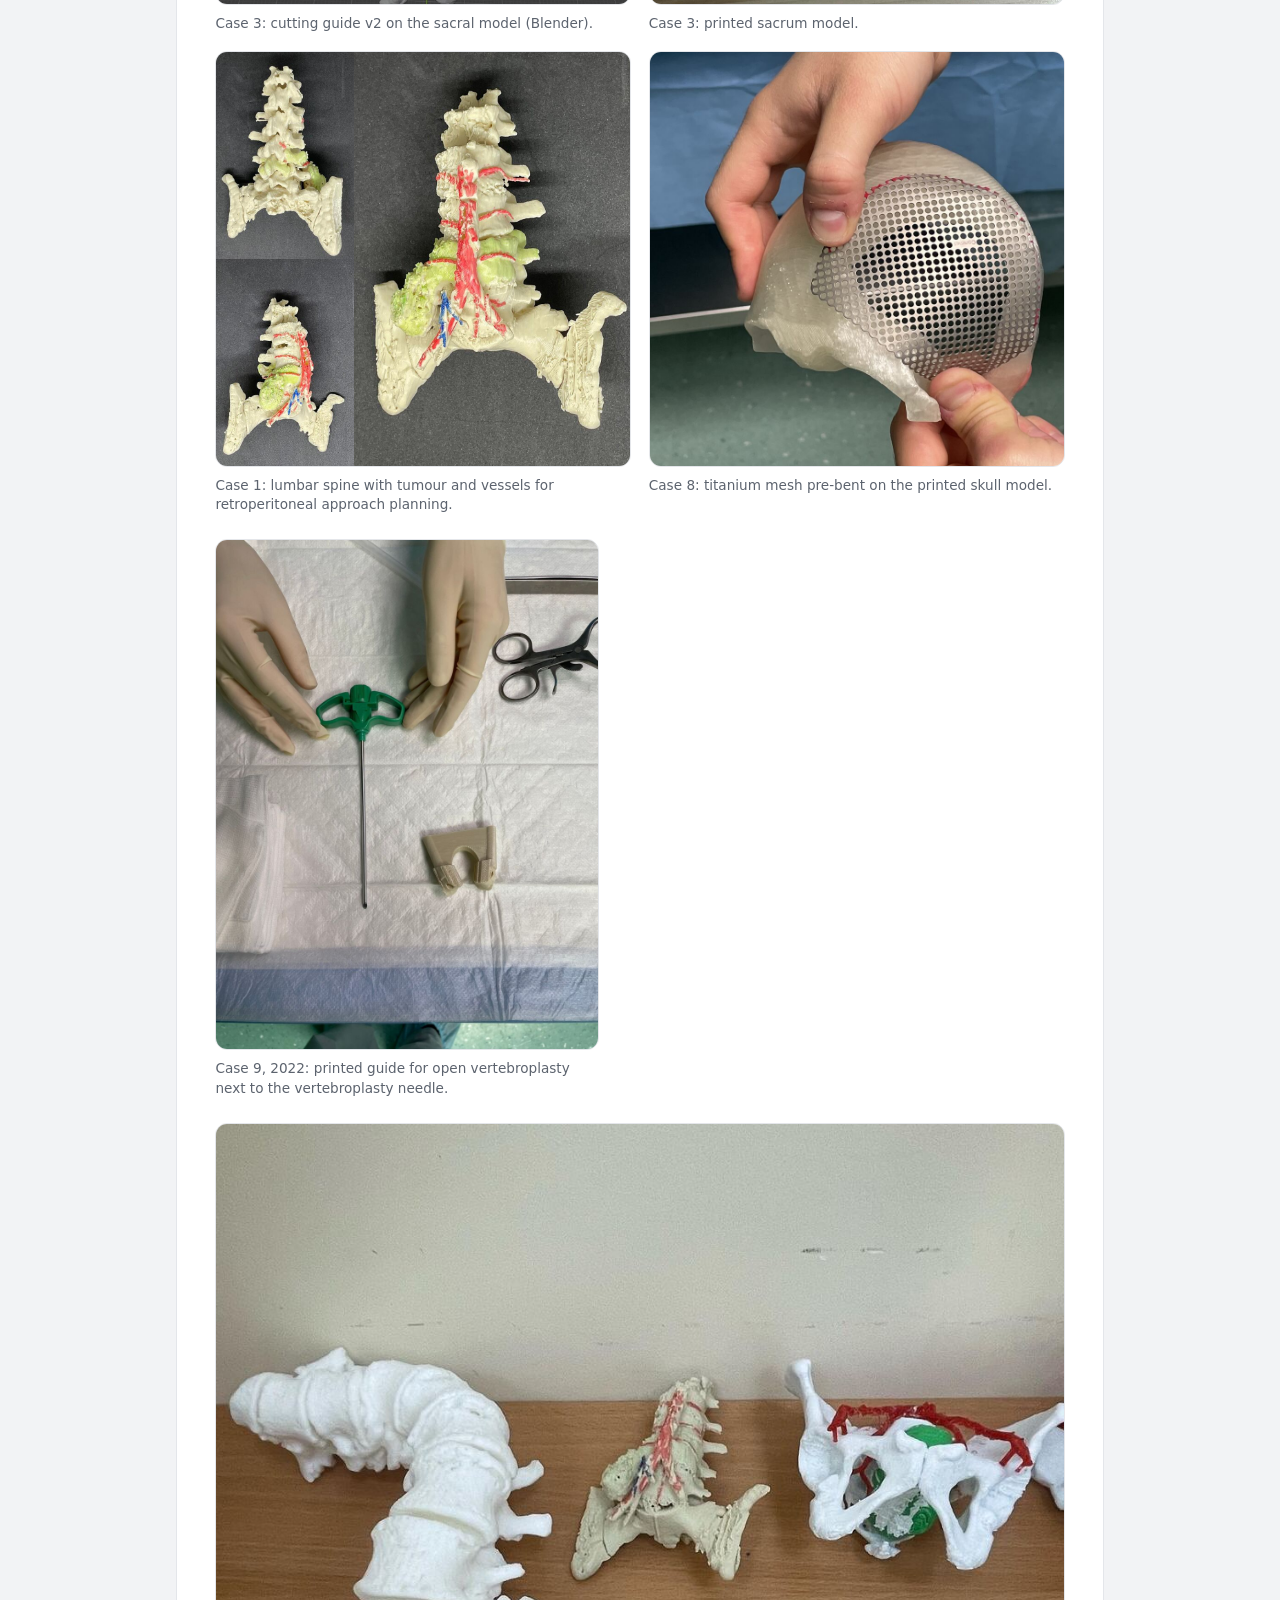
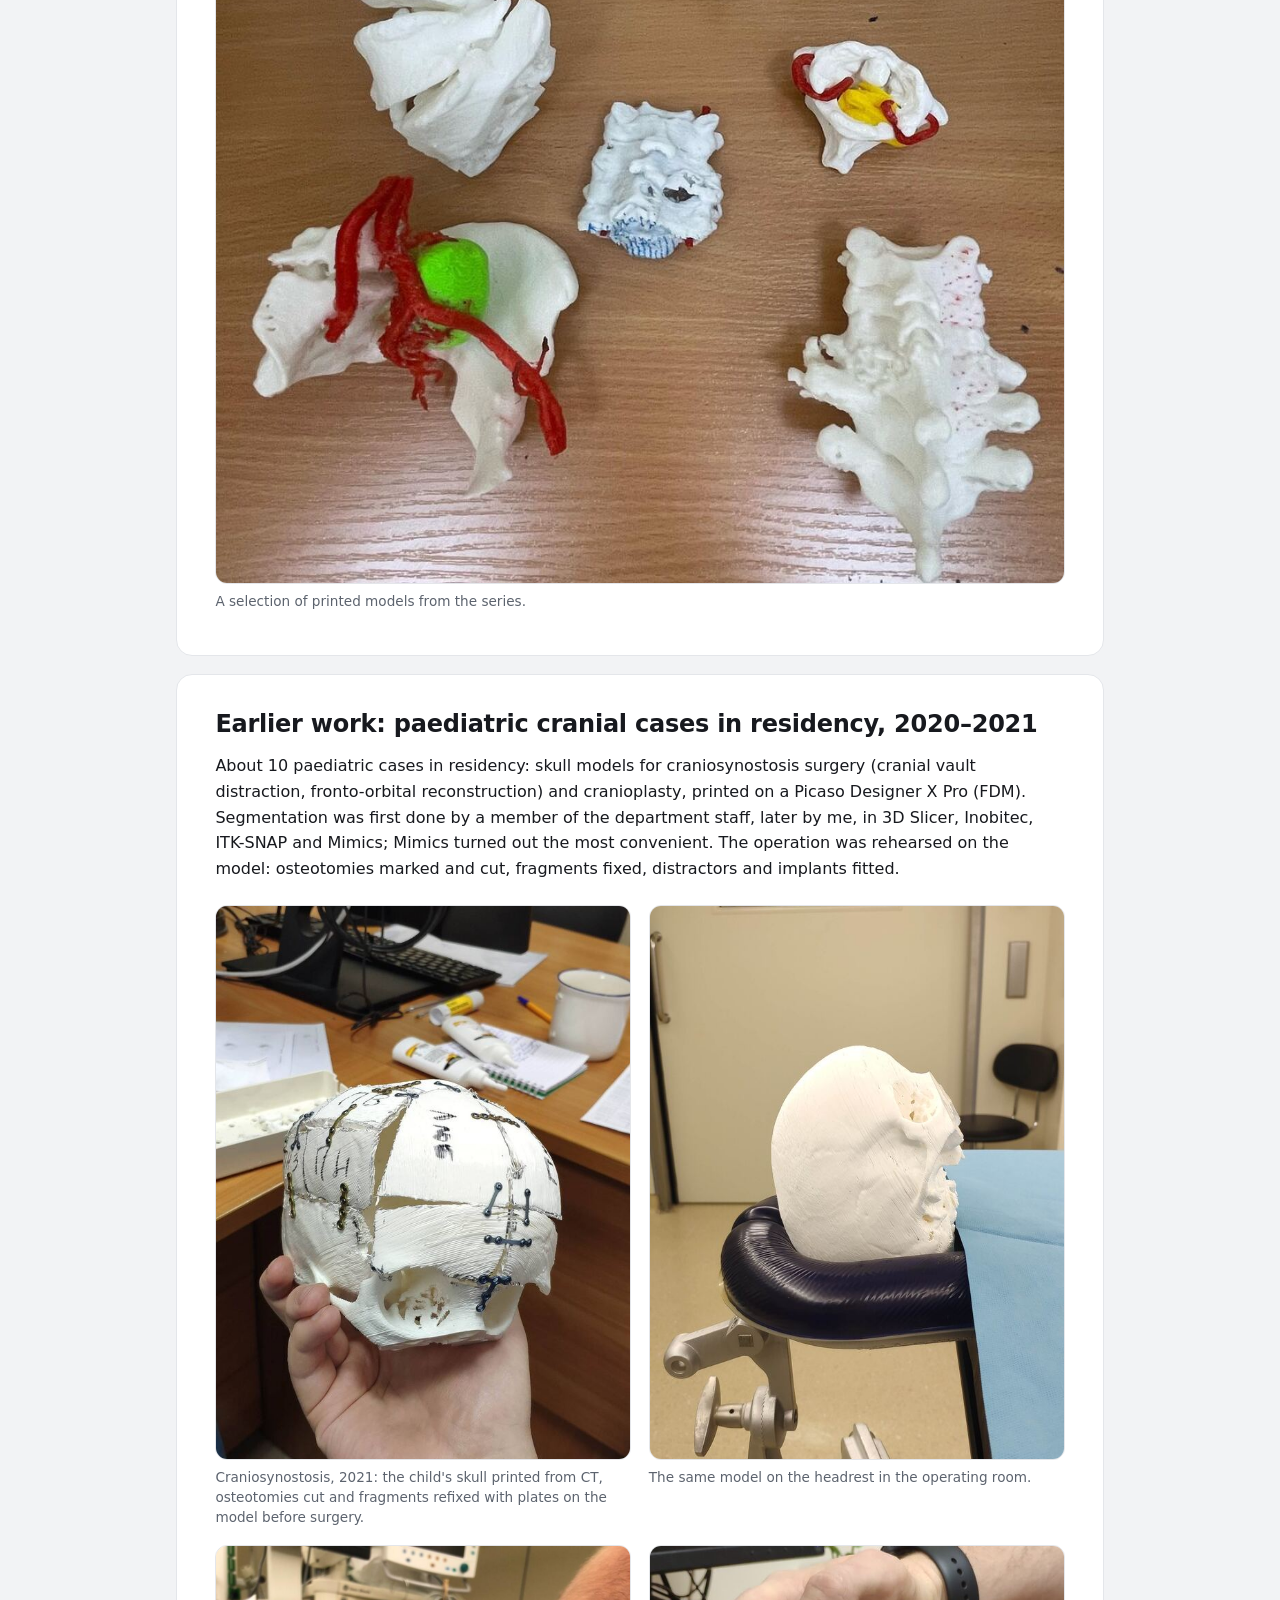
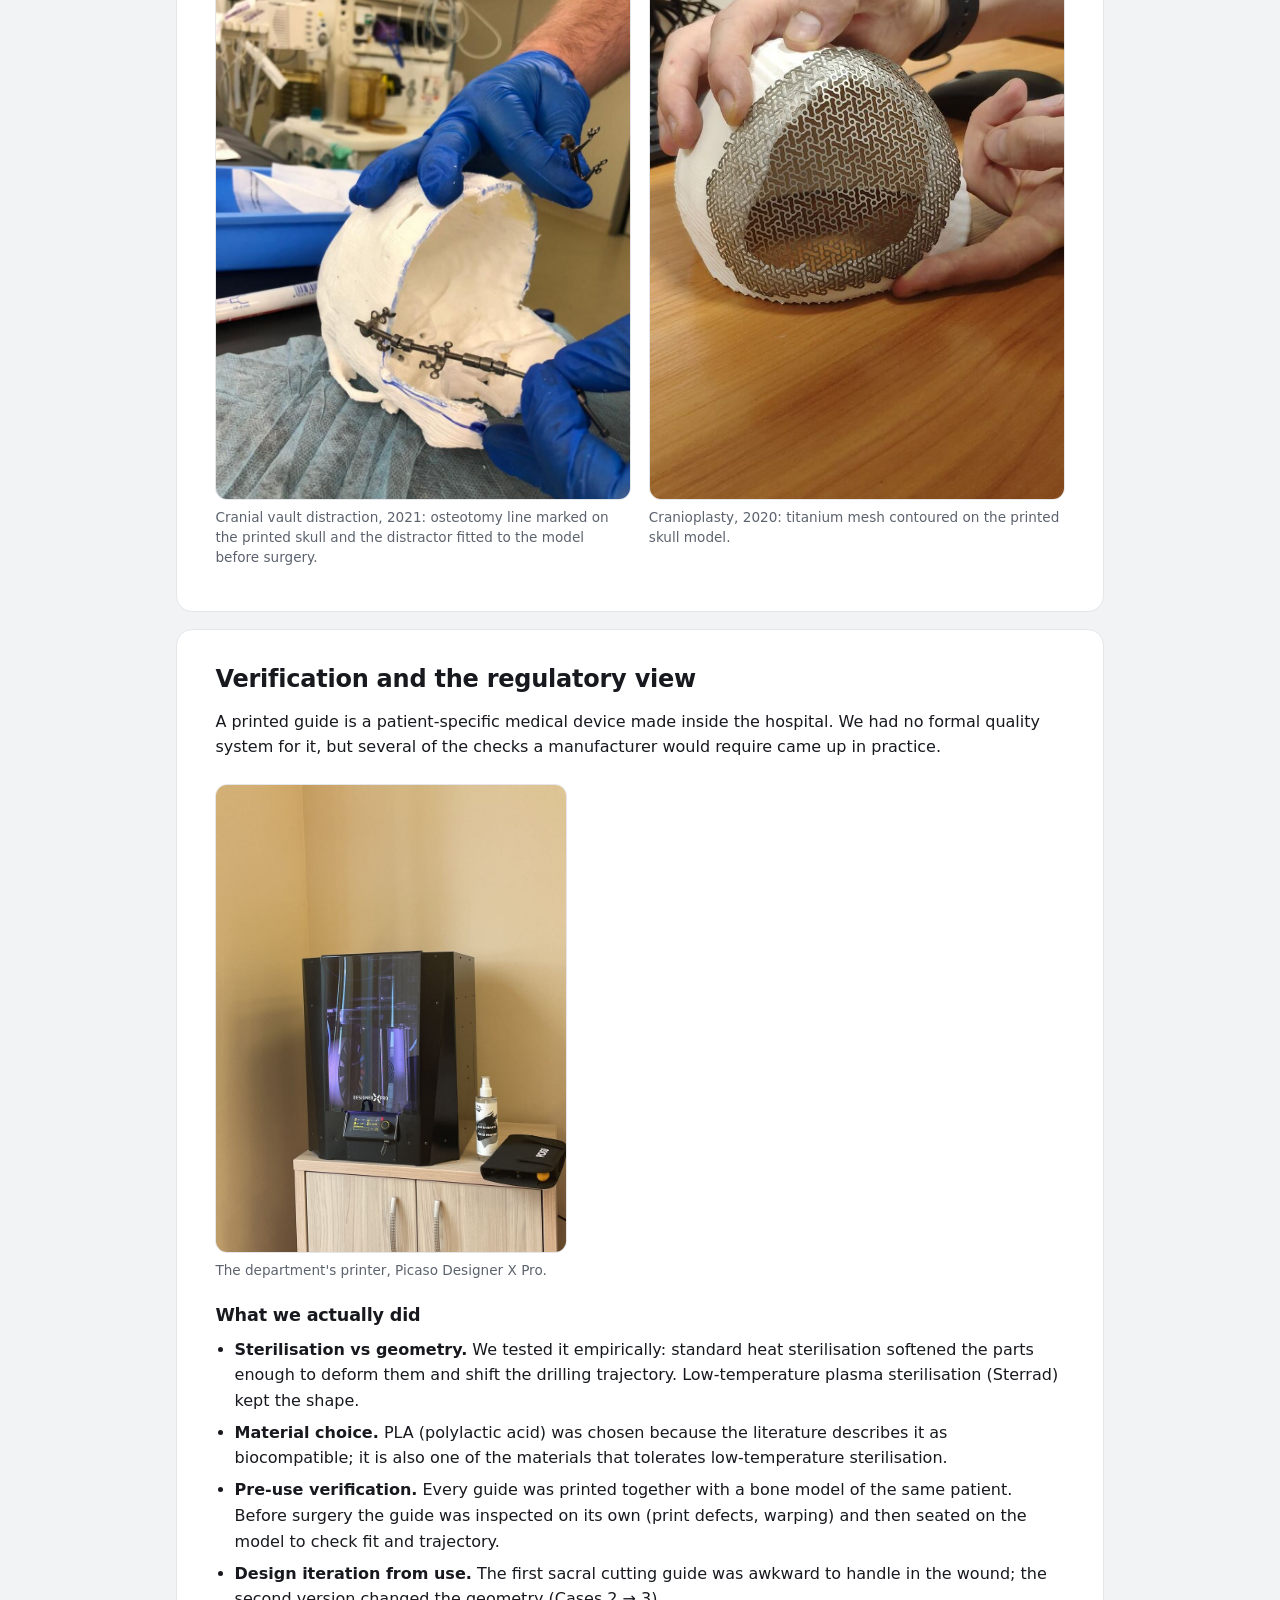
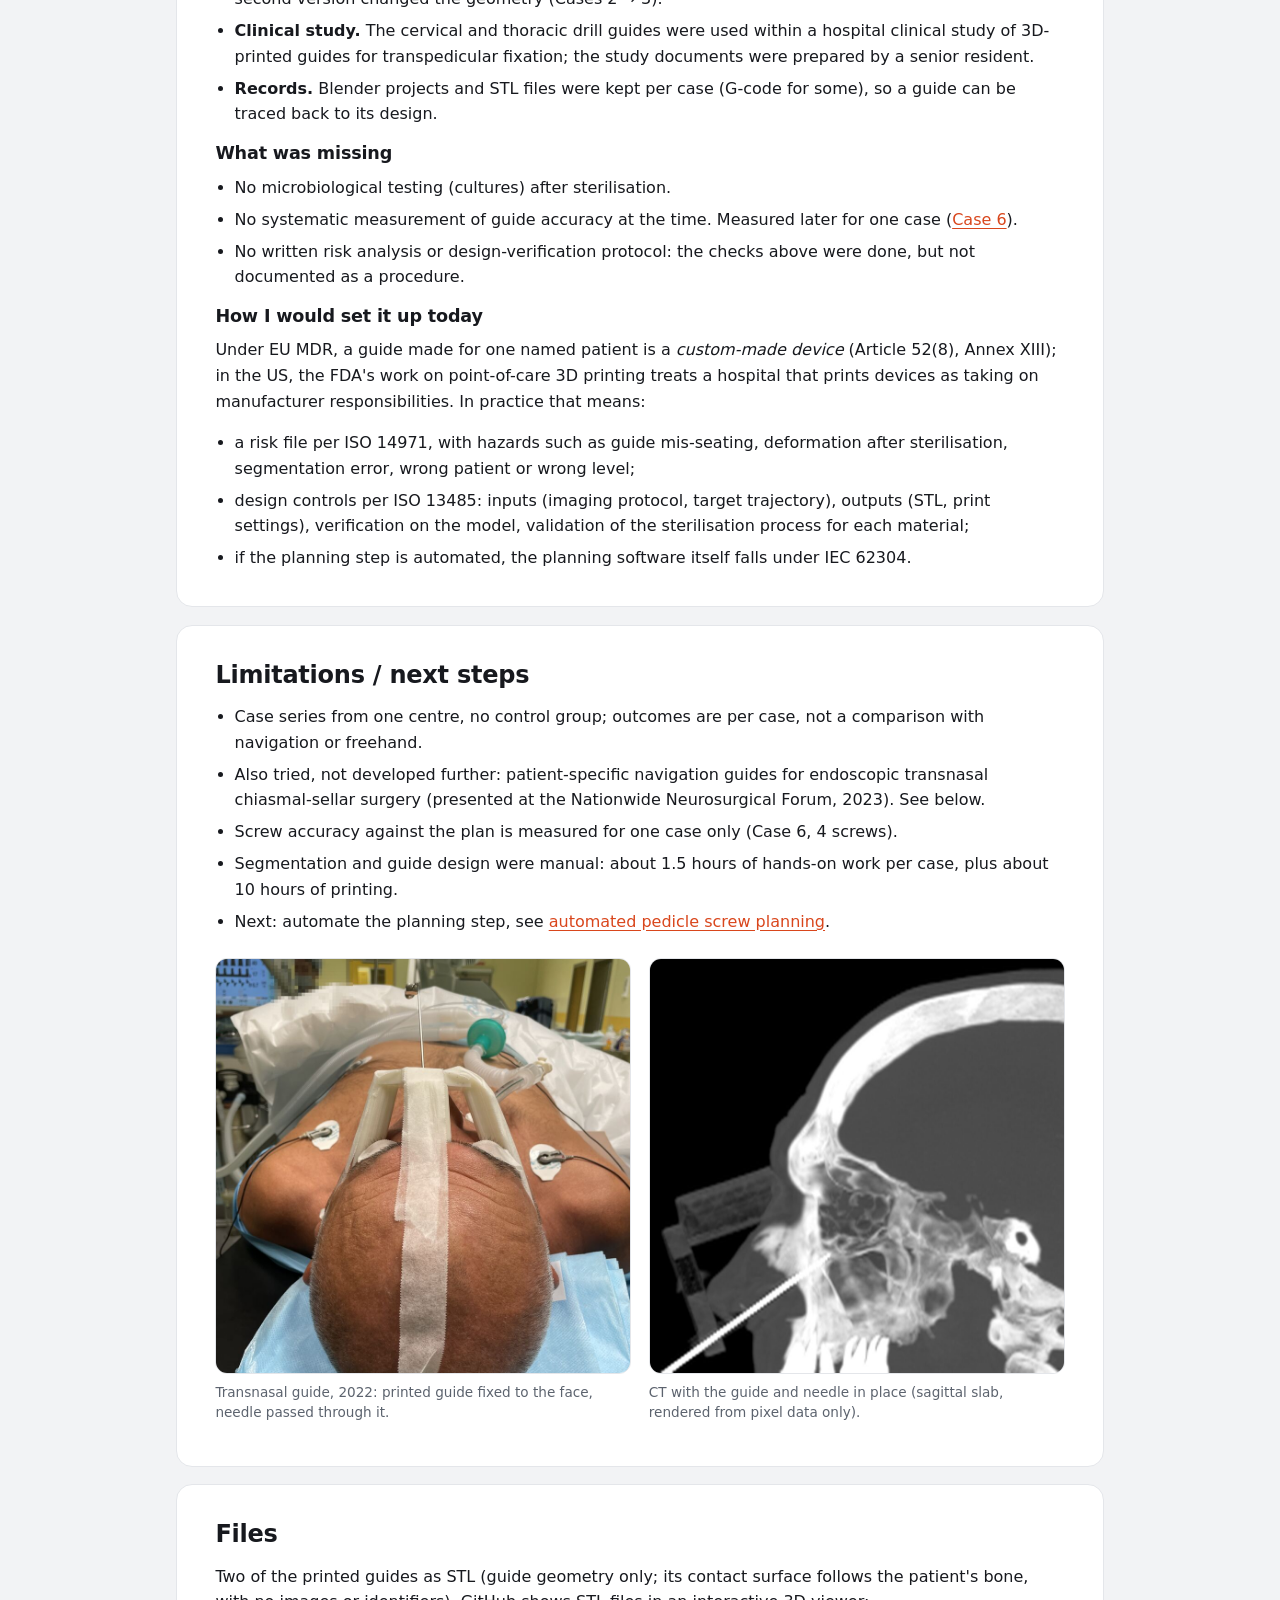
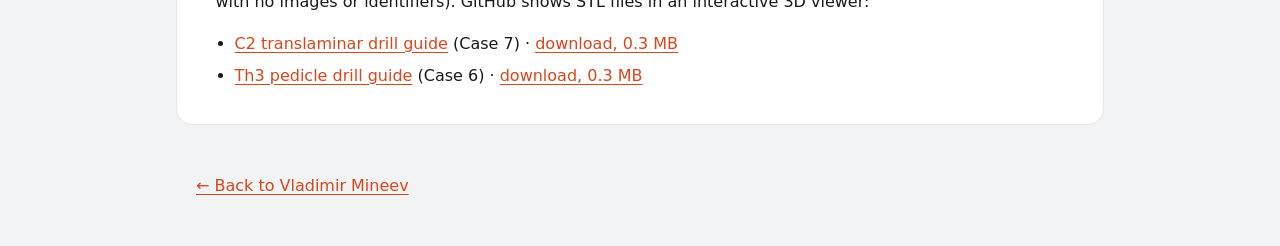
<file: projects/patient-specific-3d-printing.html>
<!doctype html>
<html lang="en">
<head>
  <meta charset="utf-8">
  <meta name="viewport" content="width=device-width, initial-scale=1">
  <title>Patient-specific 3D-printed surgical guides · Vladimir Mineev</title>
  <meta name="description" content="10 clinical cases: CT/MRI segmentation, guide design in Blender, 3D-printed drill, cutting and vertebroplasty guides and anatomical models used intraoperatively.">
  <meta name="color-scheme" content="light dark">
  <link rel="icon" href="data:image/svg+xml,%3Csvg xmlns=%22http://www.w3.org/2000/svg%22 viewBox=%220 0 64 64%22%3E%3Crect width=%2264%22 height=%2264%22 rx=%2214%22 fill=%22%23d9461c%22/%3E%3Ctext x=%2232%22 y=%2243%22 font-family=%22Helvetica,Arial,sans-serif%22 font-size=%2230%22 font-weight=%22800%22 fill=%22white%22 text-anchor=%22middle%22%3EVM%3C/text%3E%3C/svg%3E">
  <link rel="stylesheet" href="../css/style.css">
</head>
<body class="case">
<a class="skip" href="#main">Skip to content</a>

<nav class="site-nav" aria-label="Main">
  <div class="wrap">
    <a class="home" href="../index.html">mineev<span>.</span>neuro</a>
    <a href="../index.html#projects">All projects</a>
  </div>
</nav>

<main id="main">
<header class="case-head">
  <div class="wrap">
    <p><span class="tag">Clinical · done</span></p>
    <h1>Patient-specific 3D-printed surgical guides</h1>
    <p class="tagline">10 clinical cases at Almazov National Medical Research Centre: drill guides, cutting guides, a vertebroplasty guide and anatomical models designed from the patient's CT/MRI and used in the operating room.</p>
    <dl class="facts">
      <dt>Role</dt><dd>Built the pipeline; segmentation, design, printing, intraoperative use</dd>
      <dt>Setup</dt><dd>Picaso Designer X Pro (FDM) in the neurosurgical department, PLA, low-temperature plasma sterilisation (Sterrad)</dd>
      <dt>Software</dt><dd>Materialise Mimics (most used), 3D Slicer, Inobitec, ITK-SNAP; Blender for design</dd>
      <dt>Period</dt><dd>2021–2025; <a href="#early-h">~10 paediatric cranial cases in residency</a>, 2020–2021</dd>
    </dl>
  </div>
</header>

<section aria-labelledby="ctx-h">
  <div class="wrap">
    <h2 id="ctx-h">Clinical context</h2>
    <p>Spinal navigation was not routinely available in the department, so patient-specific guides were the default way to bring a CT-based plan into the operating room. Three recurring problems:</p>
    <ul>
      <li><strong>Pedicle and translaminar screws in altered anatomy</strong> (metastatic vertebrae, cervicothoracic junction, C2 lamina), where freehand angulation error risks breach or cut-out.</li>
      <li><strong>En-bloc resection of sacral chordoma</strong>, where recurrence is linked to margin status and the osteotomy has to follow a planned margin.</li>
      <li><strong>Titanium cranioplasty</strong>, where contouring a plate to the defect during surgery is slow and imprecise.</li>
    </ul>
  </div>
</section>

<section aria-labelledby="approach-h">
  <div class="wrap">
    <h2 id="approach-h">Approach</h2>
    <ol class="pipeline" aria-label="Pipeline">
      <li>CT / MRI</li>
      <li>Segmentation (3D Slicer, Inobitec, Mimics, ITK-SNAP)</li>
      <li>Trajectory &amp; guide design (Blender)</li>
      <li>STL</li>
      <li>FDM print, PLA</li>
      <li>Sterrad sterilisation</li>
      <li>Operating room</li>
    </ol>
    <ul>
      <li><strong>Drill guides:</strong> screw trajectories modelled as cylinders through the vertebra; the guide's contact surface is taken from the segmented vertebra at each level.</li>
      <li><strong>Cutting guides:</strong> sacrum and tumour segmented; the resection plane is set along the planned margin and turned into a slotted matrix for an ultrasonic bone scalpel. Version 2 (Case 3) changed the matrix geometry for better fit and stability.</li>
      <li><strong>Vertebroplasty guide:</strong> two channels set the needle trajectories into the vertebral body for open vertebroplasty.</li>
      <li><strong>Anatomical models:</strong> bone with vessels for approach planning (L4), skull with defect for pre-bending titanium mesh.</li>
    </ul>
    <h3>Time for one drill-guide case</h3>
    <div class="table-scroll">
      <table>
        <tbody>
          <tr><td>Bone mask segmentation</td><td>~5&nbsp;min</td></tr>
          <tr><td>Trajectory sleeves and guide in Blender</td><td>~40&nbsp;min</td></tr>
          <tr><td>Design checks</td><td>~5&nbsp;min</td></tr>
          <tr><td>Print planning (G-code)</td><td>~10&nbsp;min</td></tr>
          <tr><td>Printing: model + guides</td><td>~10&nbsp;h</td></tr>
          <tr><td>Support removal, guide check, trajectory check on the model</td><td>~30&nbsp;min</td></tr>
          <tr><td>Sterilisation</td><td>Sterrad</td></tr>
        </tbody>
      </table>
    </div>
    <p>About 1.5&nbsp;hours of hands-on work per case, plus about 10&nbsp;hours of unattended printing.</p>
    <figure>
      <img src="../img/projects/3d-c2-translaminar-plan.jpg" width="1176" height="1200" loading="lazy"
           alt="Blender render of the upper cervical spine with cylinders showing planned crossed translaminar screw trajectories through C2">
      <figcaption>Case 7: planned bilateral C2 translaminar trajectories, checked in Blender before printing the guides.</figcaption>
    </figure>
  </div>
</section>

<section aria-labelledby="results-h">
  <div class="wrap">
    <h2 id="results-h">Results</h2>
    <p>Guides were printed, sterilised and used intraoperatively; models were used for planning and implant fitting.</p>
    <div class="table-scroll">
      <table>
        <caption class="muted small" style="text-align:left;caption-side:bottom;padding-top:.5rem">Case series, single centre. Imaging: CT unless noted.</caption>
        <thead>
          <tr><th scope="col">#</th><th scope="col">Pathology</th><th scope="col">Output</th><th scope="col">Use / outcome</th></tr>
        </thead>
        <tbody>
          <tr><td>1</td><td>Primary tumour, L4 (MRI)</td><td>Lumbar spine model with aorta and segmental vessels</td><td>Planning of combined posterior + retroperitoneal approach</td></tr>
          <tr><td>2</td><td>Sacral chordoma</td><td>Cutting guide v1 + model</td><td>Ultrasonic-scalpel resection; <strong>R0</strong></td></tr>
          <tr><td>3</td><td>Sacral chordoma (MRI)</td><td>Cutting guide v2 + model</td><td>Resection; <strong>R0</strong>; better fit than v1</td></tr>
          <tr><td>4</td><td>Metastasis Th1–Th2</td><td>5 drill guides, C7–Th5</td><td>Pedicle screw fixation at all 5 guided levels</td></tr>
          <tr><td>5</td><td>Post-resection skull defect</td><td>Skull defect model</td><td>Titanium plate pre-contoured, fit checked</td></tr>
          <tr><td>6</td><td>Metastases Th3, Th5</td><td>2 drill guides</td><td>Decompression; pedicle screws at Th3, Th5 through the guides</td></tr>
          <tr><td>7</td><td>Odontoid fracture, C1–C2 instability</td><td>C1–C2 model + translaminar drill guides</td><td>Bilateral C2 translaminar screws</td></tr>
          <tr><td>8</td><td>Post-resection skull defects (2 patients)</td><td>Skull models</td><td>Titanium mesh pre-bent and fit-checked</td></tr>
          <tr><td>9</td><td>Thoracolumbar spine, open vertebroplasty</td><td>Vertebroplasty guide + model</td><td>Vertebroplasty needles placed through the guide</td></tr>
          <tr><td>10</td><td>C1–C2 (2021)</td><td>C1–C2 model</td><td>Preoperative planning</td></tr>
        </tbody>
      </table>
    </div>
    <p>Operating time was not recorded systematically. The team's impression was that screw fixation took about 20&nbsp;minutes less on average with the guides.</p>

    <h3>Case 6, plan to result</h3>
    <p>Metastases at Th3 and Th5. Spine segmented from preoperative CT, screw trajectories set as cylinders in Blender, one drill guide per level fitted to the posterior elements. Decompression, then pedicle screws through the guides.</p>
    <div class="figs three">
      <figure>
        <img src="../img/projects/3d-case6-plan-posterior.jpg" width="1000" height="1000" loading="lazy"
             alt="Blender render, posterior view: upper thoracic vertebrae with two orange drill guides and blue cylinders marking the planned screw trajectories">
        <figcaption>Plan, posterior view: guides for Th3 and Th5, trajectories in blue.</figcaption>
      </figure>
      <figure>
        <img src="../img/projects/3d-case6-plan-threequarter.jpg" width="1000" height="1000" loading="lazy"
             alt="Blender render, three-quarter view: the guides seen half from the side, trajectories running horizontally into the pedicles">
        <figcaption>Same plan, three-quarter view along the trajectories.</figcaption>
      </figure>
      <figure>
        <img src="../img/projects/3d-case6-postop-ct.jpg" width="900" height="900" loading="lazy"
             alt="Postoperative CT, posterior maximum intensity projection: four pedicle screws and two rods in the upper thoracic spine">
        <figcaption>Postoperative CT, 2022 (posterior projection): four screws and two rods.</figcaption>
      </figure>
    </div>

    <h3>Case 6: screw accuracy</h3>
    <p>On postoperative CT the screw tips sit on average 2.3&nbsp;mm from the planned trajectories, and no screw moved more than 1&nbsp;mm toward the spinal canal. One of the four, Th3 right, is tilted about 12° in the craniocaudal direction. Details: <a href="screw-accuracy.html">guided screw accuracy on postoperative CT</a>.</p>

    <div class="figs">
      <figure>
        <img src="../img/projects/3d-sacrum-guide-render.jpg" width="1200" height="1200" loading="lazy"
             alt="Blender render of the sacrum with an orange patient-specific cutting guide seated on its posterior surface">
        <figcaption>Case 3: cutting guide v2 on the sacral model (Blender).</figcaption>
      </figure>
      <figure>
        <img src="../img/projects/3d-sacrum-printed.jpg" width="1200" height="1200" loading="lazy"
             alt="3D-printed sacrum model, top-down view">
        <figcaption>Case 3: printed sacrum model.</figcaption>
      </figure>
      <figure>
        <img src="../img/projects/3d-l4-vascular-model.jpg" width="1200" height="1200" loading="lazy"
             alt="3D-printed lumbar spine with the tumour in green and the aorta and segmental vessels in red">
        <figcaption>Case 1: lumbar spine with tumour and vessels for retroperitoneal approach planning.</figcaption>
      </figure>
      <figure>
        <img src="../img/projects/3d-cranioplasty-mesh.jpg" width="900" height="1200" loading="lazy"
             alt="Perforated titanium mesh being fitted onto a 3D-printed skull model">
        <figcaption>Case 8: titanium mesh pre-bent on the printed skull model.</figcaption>
      </figure>
    </div>
    <figure class="narrow">
      <img src="../img/projects/3d-vertebroplasty-guide.jpg" width="900" height="1200" loading="lazy"
           alt="On a sterile drape: a vertebroplasty needle with a green handle next to a printed guide with two needle channels">
      <figcaption>Case 9, 2022: printed guide for open vertebroplasty next to the vertebroplasty needle.</figcaption>
    </figure>
    <figure>
      <img src="../img/projects/3d-printed-models.jpg" width="960" height="1200" loading="lazy"
           alt="Several 3D-printed spine, pelvis and skull models on a table">
      <figcaption>A selection of printed models from the series.</figcaption>
    </figure>
  </div>
</section>

<section aria-labelledby="early-h">
  <div class="wrap">
    <h2 id="early-h">Earlier work: paediatric cranial cases in residency, 2020–2021</h2>
    <p>About 10 paediatric cases in residency: skull models for craniosynostosis surgery (cranial vault distraction, fronto-orbital reconstruction) and cranioplasty, printed on a Picaso Designer X Pro (FDM). Segmentation was first done by a member of the department staff, later by me, in 3D Slicer, Inobitec, ITK-SNAP and Mimics; Mimics turned out the most convenient. The operation was rehearsed on the model: osteotomies marked and cut, fragments fixed, distractors and implants fitted.</p>
    <div class="figs portrait">
      <figure>
        <img src="../img/projects/3d-craniosynostosis-rehearsal.jpg" width="600" height="1200" loading="lazy"
             alt="Hand holding a printed child's skull model cut into labelled fragments that are fixed together with small plates">
        <figcaption>Craniosynostosis, 2021: the child's skull printed from CT, osteotomies cut and fragments refixed with plates on the model before surgery.</figcaption>
      </figure>
      <figure>
        <img src="../img/projects/3d-craniosynostosis-model-or.jpg" width="600" height="1200" loading="lazy"
             alt="Printed child's skull model resting on a horseshoe headrest at the end of an operating table">
        <figcaption>The same model on the headrest in the operating room.</figcaption>
      </figure>
      <figure>
        <img src="../img/projects/3d-cranial-distractor-rehearsal.jpg" width="898" height="1200" loading="lazy"
             alt="Gloved hands holding a printed skull model with a marked osteotomy line and a metal distraction device attached">
        <figcaption>Cranial vault distraction, 2021: osteotomy line marked on the printed skull and the distractor fitted to the model before surgery.</figcaption>
      </figure>
      <figure>
        <img src="../img/projects/3d-cranioplasty-mesh-2020.jpg" width="600" height="1200" loading="lazy"
             alt="Titanium mesh shaped over the defect of a printed skull model, held on a desk">
        <figcaption>Cranioplasty, 2020: titanium mesh contoured on the printed skull model.</figcaption>
      </figure>
    </div>
  </div>
</section>

<section aria-labelledby="qa-h">
  <div class="wrap">
    <h2 id="qa-h">Verification and the regulatory view</h2>
    <p>A printed guide is a patient-specific medical device made inside the hospital. We had no formal quality system for it, but several of the checks a manufacturer would require came up in practice.</p>
    <figure>
      <img src="../img/projects/3d-picaso-printer.jpg" width="900" height="1200" loading="lazy" style="max-width:22rem"
           alt="Picaso Designer X Pro 3D printer on a cabinet in the department">
      <figcaption>The department's printer, Picaso Designer X Pro.</figcaption>
    </figure>
    <h3>What we actually did</h3>
    <ul>
      <li><strong>Sterilisation vs geometry.</strong> We tested it empirically: standard heat sterilisation softened the parts enough to deform them and shift the drilling trajectory. Low-temperature plasma sterilisation (Sterrad) kept the shape.</li>
      <li><strong>Material choice.</strong> PLA (polylactic acid) was chosen because the literature describes it as biocompatible; it is also one of the materials that tolerates low-temperature sterilisation.</li>
      <li><strong>Pre-use verification.</strong> Every guide was printed together with a bone model of the same patient. Before surgery the guide was inspected on its own (print defects, warping) and then seated on the model to check fit and trajectory.</li>
      <li><strong>Design iteration from use.</strong> The first sacral cutting guide was awkward to handle in the wound; the second version changed the geometry (Cases 2 → 3).</li>
      <li><strong>Clinical study.</strong> The cervical and thoracic drill guides were used within a hospital clinical study of 3D-printed guides for transpedicular fixation; the study documents were prepared by a senior resident.</li>
      <li><strong>Records.</strong> Blender projects and STL files were kept per case (G-code for some), so a guide can be traced back to its design.</li>
    </ul>
    <h3>What was missing</h3>
    <ul>
      <li>No microbiological testing (cultures) after sterilisation.</li>
      <li>No systematic measurement of guide accuracy at the time. Measured later for one case (<a href="screw-accuracy.html">Case 6</a>).</li>
      <li>No written risk analysis or design-verification protocol: the checks above were done, but not documented as a procedure.</li>
    </ul>
    <h3>How I would set it up today</h3>
    <p>Under EU MDR, a guide made for one named patient is a <em>custom-made device</em> (Article 52(8), Annex XIII); in the US, the FDA's work on point-of-care 3D printing treats a hospital that prints devices as taking on manufacturer responsibilities. In practice that means:</p>
    <ul>
      <li>a risk file per ISO 14971, with hazards such as guide mis-seating, deformation after sterilisation, segmentation error, wrong patient or wrong level;</li>
      <li>design controls per ISO 13485: inputs (imaging protocol, target trajectory), outputs (STL, print settings), verification on the model, validation of the sterilisation process for each material;</li>
      <li>if the planning step is automated, the planning software itself falls under IEC 62304.</li>
    </ul>
  </div>
</section>

<section aria-labelledby="lim-h">
  <div class="wrap">
    <h2 id="lim-h">Limitations / next steps</h2>
    <ul>
      <li>Case series from one centre, no control group; outcomes are per case, not a comparison with navigation or freehand.</li>
      <li>Also tried, not developed further: patient-specific navigation guides for endoscopic transnasal chiasmal-sellar surgery (presented at the Nationwide Neurosurgical Forum, 2023). See below.</li>
      <li>Screw accuracy against the plan is measured for one case only (Case 6, 4 screws).</li>
      <li>Segmentation and guide design were manual: about 1.5&nbsp;hours of hands-on work per case, plus about 10&nbsp;hours of printing.</li>
      <li>Next: automate the planning step, see <a href="pedicle-screw-planning.html">automated pedicle screw planning</a>.</li>
    </ul>
    <div class="figs">
      <figure>
        <img src="../img/projects/transnasal-guide-or.jpg" width="900" height="1200" loading="lazy"
             alt="Patient's head seen from above, face not visible; a printed guide is taped over the face and a straight needle passes through it">
        <figcaption>Transnasal guide, 2022: printed guide fixed to the face, needle passed through it.</figcaption>
      </figure>
      <figure>
        <img src="../img/projects/transnasal-guide-ct.jpg" width="1000" height="1000" loading="lazy"
             alt="Sagittal CT slab: the printed guide in front of the face and a needle entering the nasal cavity">
        <figcaption>CT with the guide and needle in place (sagittal slab, rendered from pixel data only).</figcaption>
      </figure>
    </div>
  </div>
</section>

<section aria-labelledby="code-h">
  <div class="wrap">
    <h2 id="code-h">Files</h2>
    <p>Two of the printed guides as STL (guide geometry only; its contact surface follows the patient's bone, with no images or identifiers). GitHub shows STL files in an interactive 3D viewer:</p>
    <ul>
      <li><a href="https://github.com/Mineevneuro/mineevneuro.github.io/blob/main/models/c2-translaminar-guide.stl">C2 translaminar drill guide</a> (Case 7) · <a href="../models/c2-translaminar-guide.stl" download>download, 0.3&nbsp;MB</a></li>
      <li><a href="https://github.com/Mineevneuro/mineevneuro.github.io/blob/main/models/th3-pedicle-guide.stl">Th3 pedicle drill guide</a> (Case 6) · <a href="../models/th3-pedicle-guide.stl" download>download, 0.3&nbsp;MB</a></li>
    </ul>

  </div>
</section>
</main>

<footer>
  <div class="wrap">
    <p><a href="../index.html">← Back to Vladimir Mineev</a></p>
  </div>
</footer>
</body>
</html>
</file>
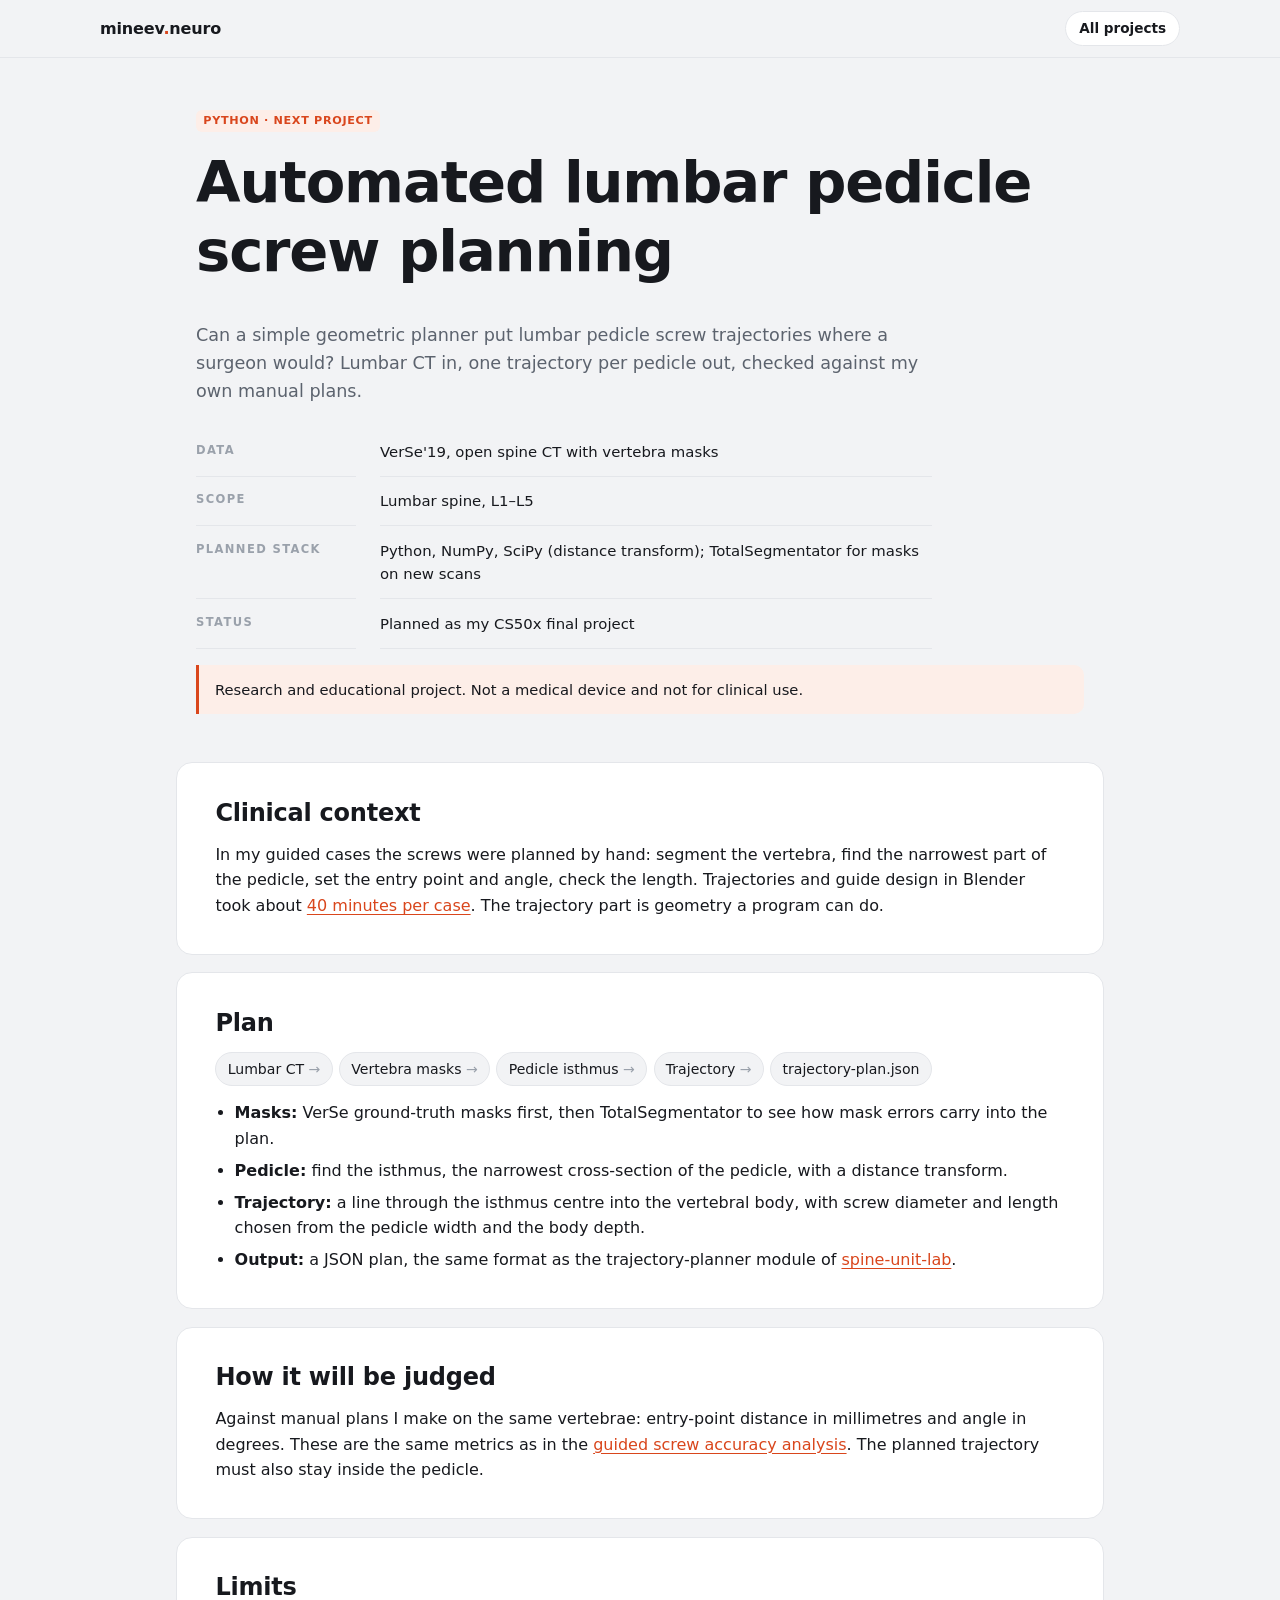
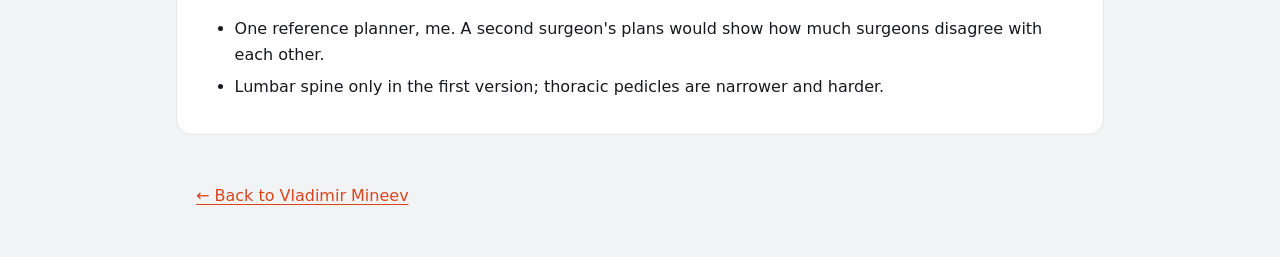
<file: projects/pedicle-screw-planning.html>
<!doctype html>
<html lang="en">
<head>
  <meta charset="utf-8">
  <meta name="viewport" content="width=device-width, initial-scale=1">
  <title>Automated lumbar pedicle screw planning · Vladimir Mineev</title>
  <meta name="description" content="Next project: plan lumbar pedicle screw trajectories automatically from CT and compare them with a surgeon's manual plan.">
  <meta name="color-scheme" content="light dark">
  <link rel="icon" href="data:image/svg+xml,%3Csvg xmlns=%22http://www.w3.org/2000/svg%22 viewBox=%220 0 64 64%22%3E%3Crect width=%2264%22 height=%2264%22 rx=%2214%22 fill=%22%23d9461c%22/%3E%3Ctext x=%2232%22 y=%2243%22 font-family=%22Helvetica,Arial,sans-serif%22 font-size=%2230%22 font-weight=%22800%22 fill=%22white%22 text-anchor=%22middle%22%3EVM%3C/text%3E%3C/svg%3E">
  <link rel="stylesheet" href="../css/style.css">
</head>
<body class="case">
<a class="skip" href="#main">Skip to content</a>

<nav class="site-nav" aria-label="Main">
  <div class="wrap">
    <a class="home" href="../index.html">mineev<span>.</span>neuro</a>
    <a href="../index.html#projects">All projects</a>
  </div>
</nav>

<main id="main">
<header class="case-head">
  <div class="wrap">
    <p><span class="tag">Python · next project</span></p>
    <h1>Automated lumbar pedicle screw planning</h1>
    <p class="tagline">Can a simple geometric planner put lumbar pedicle screw trajectories where a surgeon would? Lumbar CT in, one trajectory per pedicle out, checked against my own manual plans.</p>
    <dl class="facts">
      <dt>Data</dt><dd>VerSe'19, open spine CT with vertebra masks</dd>
      <dt>Scope</dt><dd>Lumbar spine, L1–L5</dd>
      <dt>Planned stack</dt><dd>Python, NumPy, SciPy (distance transform); TotalSegmentator for masks on new scans</dd>
      <dt>Status</dt><dd>Planned as my CS50x final project</dd>
    </dl>
    <p class="note small">Research and educational project. Not a medical device and not for clinical use.</p>
  </div>
</header>

<section aria-labelledby="ctx-h">
  <div class="wrap">
    <h2 id="ctx-h">Clinical context</h2>
    <p>In my guided cases the screws were planned by hand: segment the vertebra, find the narrowest part of the pedicle, set the entry point and angle, check the length. Trajectories and guide design in Blender took about <a href="patient-specific-3d-printing.html">40 minutes per case</a>. The trajectory part is geometry a program can do.</p>
  </div>
</section>

<section aria-labelledby="approach-h">
  <div class="wrap">
    <h2 id="approach-h">Plan</h2>
    <ol class="pipeline" aria-label="Pipeline">
      <li>Lumbar CT</li>
      <li>Vertebra masks</li>
      <li>Pedicle isthmus</li>
      <li>Trajectory</li>
      <li>trajectory-plan.json</li>
    </ol>
    <ul>
      <li><strong>Masks:</strong> VerSe ground-truth masks first, then TotalSegmentator to see how mask errors carry into the plan.</li>
      <li><strong>Pedicle:</strong> find the isthmus, the narrowest cross-section of the pedicle, with a distance transform.</li>
      <li><strong>Trajectory:</strong> a line through the isthmus centre into the vertebral body, with screw diameter and length chosen from the pedicle width and the body depth.</li>
      <li><strong>Output:</strong> a JSON plan, the same format as the trajectory-planner module of <a href="spine-unit-lab.html">spine-unit-lab</a>.</li>
    </ul>
  </div>
</section>

<section aria-labelledby="results-h">
  <div class="wrap">
    <h2 id="results-h">How it will be judged</h2>
    <p>Against manual plans I make on the same vertebrae: entry-point distance in millimetres and angle in degrees. These are the same metrics as in the <a href="screw-accuracy.html">guided screw accuracy analysis</a>. The planned trajectory must also stay inside the pedicle.</p>
  </div>
</section>

<section aria-labelledby="lim-h">
  <div class="wrap">
    <h2 id="lim-h">Limits</h2>
    <ul>
      <li>One reference planner, me. A second surgeon's plans would show how much surgeons disagree with each other.</li>
      <li>Lumbar spine only in the first version; thoracic pedicles are narrower and harder.</li>
    </ul>
  </div>
</section>
</main>

<footer>
  <div class="wrap">
    <p><a href="../index.html">← Back to Vladimir Mineev</a></p>
  </div>
</footer>
</body>
</html>
</file>
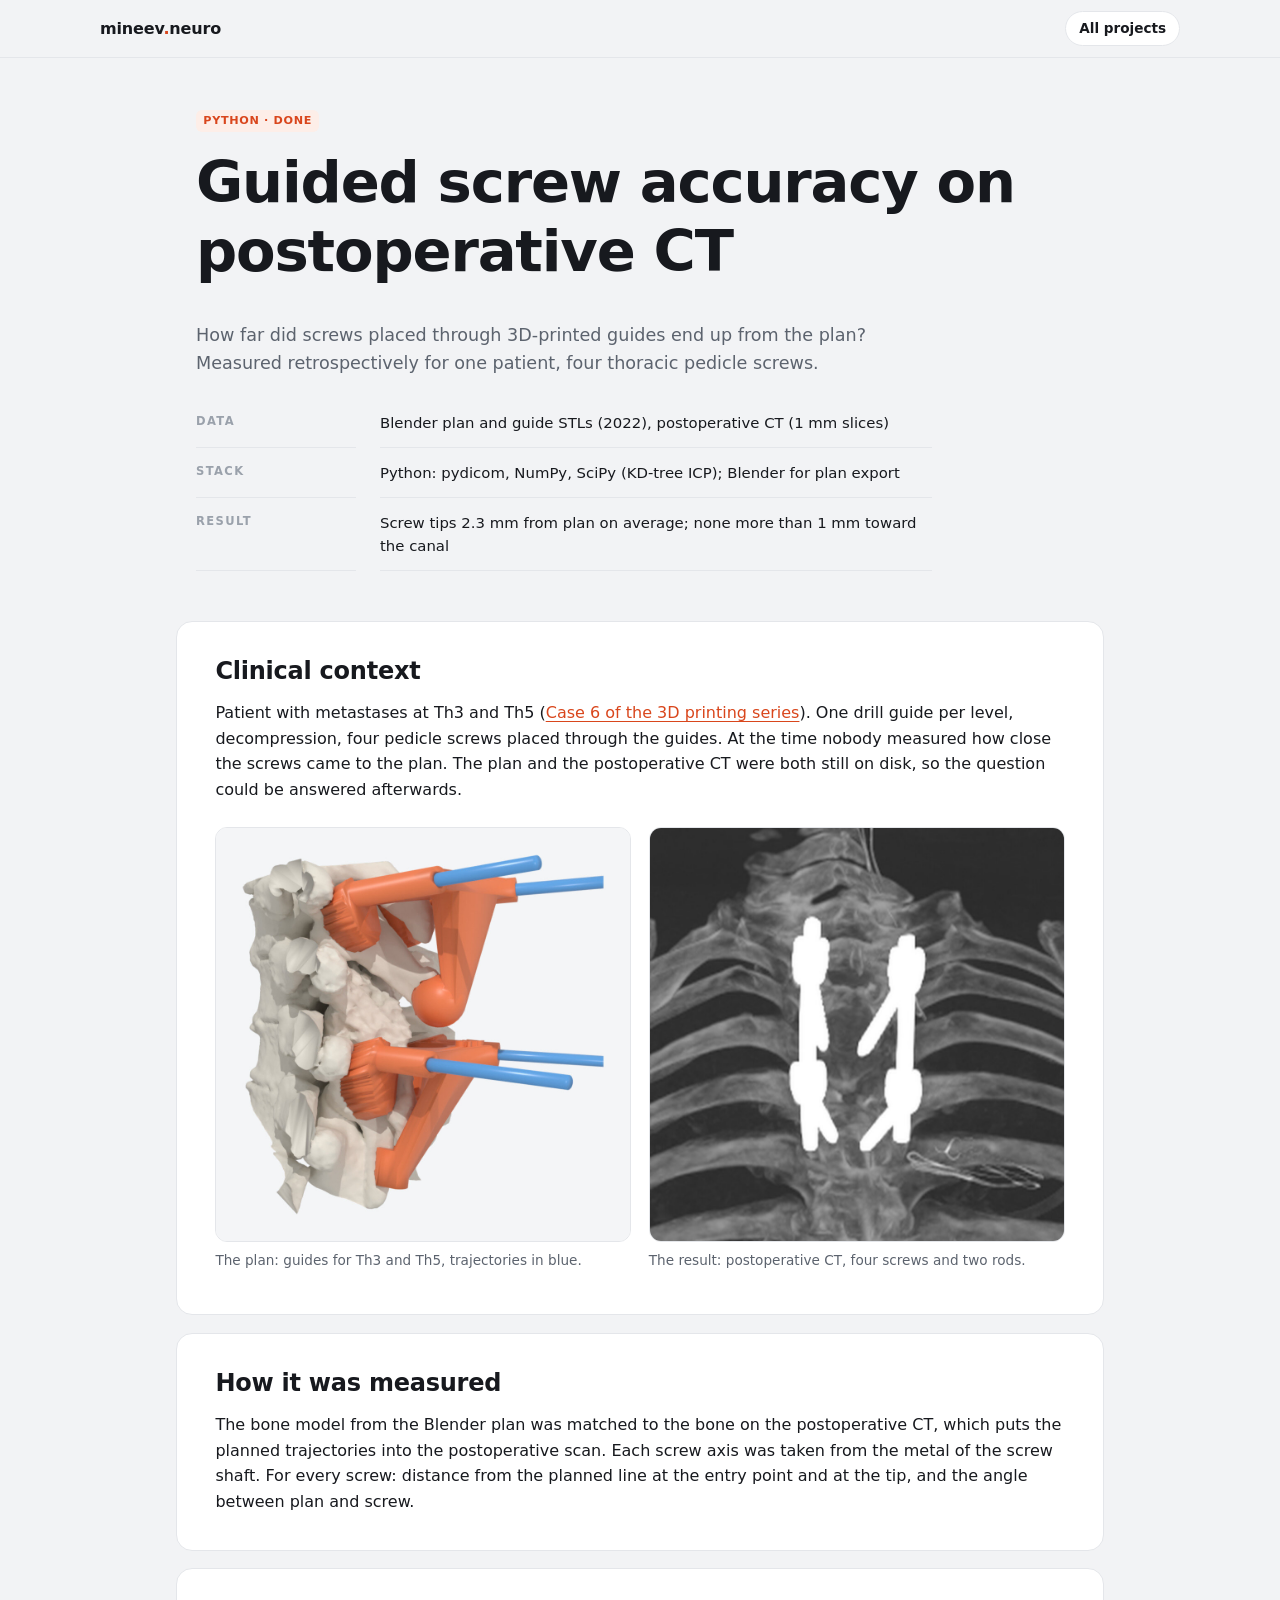
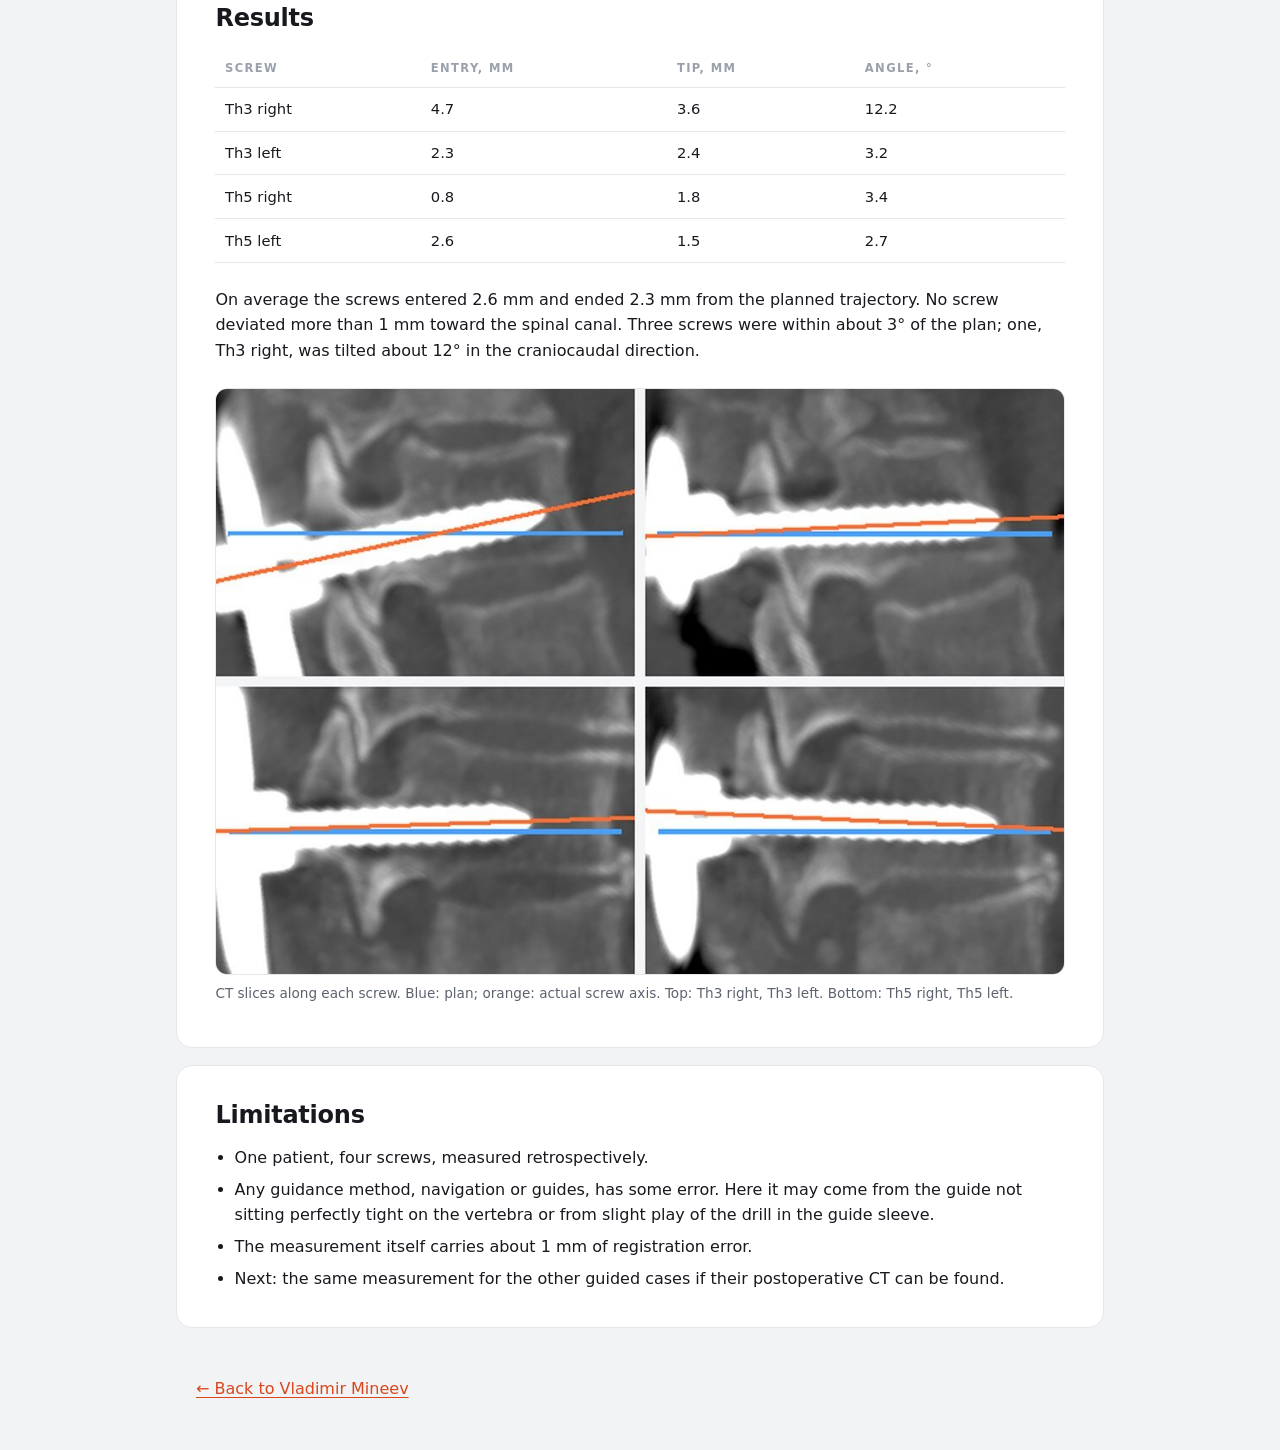
<file: projects/screw-accuracy.html>
<!doctype html>
<html lang="en">
<head>
  <meta charset="utf-8">
  <meta name="viewport" content="width=device-width, initial-scale=1">
  <title>Guided screw accuracy on postoperative CT · Vladimir Mineev</title>
  <meta name="description" content="How far four thoracic pedicle screws placed through 3D-printed guides ended up from the plan, measured on postoperative CT.">
  <meta name="color-scheme" content="light dark">
  <link rel="icon" href="data:image/svg+xml,%3Csvg xmlns=%22http://www.w3.org/2000/svg%22 viewBox=%220 0 64 64%22%3E%3Crect width=%2264%22 height=%2264%22 rx=%2214%22 fill=%22%23d9461c%22/%3E%3Ctext x=%2232%22 y=%2243%22 font-family=%22Helvetica,Arial,sans-serif%22 font-size=%2230%22 font-weight=%22800%22 fill=%22white%22 text-anchor=%22middle%22%3EVM%3C/text%3E%3C/svg%3E">
  <link rel="stylesheet" href="../css/style.css">
</head>
<body class="case">
<a class="skip" href="#main">Skip to content</a>

<nav class="site-nav" aria-label="Main">
  <div class="wrap">
    <a class="home" href="../index.html">mineev<span>.</span>neuro</a>
    <a href="../index.html#projects">All projects</a>
  </div>
</nav>

<main id="main">
<header class="case-head">
  <div class="wrap">
    <p><span class="tag">Python · done</span></p>
    <h1>Guided screw accuracy on postoperative CT</h1>
    <p class="tagline">How far did screws placed through 3D-printed guides end up from the plan? Measured retrospectively for one patient, four thoracic pedicle screws.</p>
    <dl class="facts">
      <dt>Data</dt><dd>Blender plan and guide STLs (2022), postoperative CT (1&nbsp;mm slices)</dd>
      <dt>Stack</dt><dd>Python: pydicom, NumPy, SciPy (KD-tree ICP); Blender for plan export</dd>
      <dt>Result</dt><dd>Screw tips 2.3&nbsp;mm from plan on average; none more than 1&nbsp;mm toward the canal</dd>
    </dl>
  </div>
</header>

<section aria-labelledby="ctx-h">
  <div class="wrap">
    <h2 id="ctx-h">Clinical context</h2>
    <p>Patient with metastases at Th3 and Th5 (<a href="patient-specific-3d-printing.html">Case 6 of the 3D printing series</a>). One drill guide per level, decompression, four pedicle screws placed through the guides. At the time nobody measured how close the screws came to the plan. The plan and the postoperative CT were both still on disk, so the question could be answered afterwards.</p>
    <div class="figs">
      <figure>
        <img src="../img/projects/3d-case6-plan-threequarter.jpg" width="1000" height="1000" loading="lazy"
             alt="Blender render, three-quarter view: two orange drill guides on the thoracic spine, blue planned trajectories running horizontally into the pedicles">
        <figcaption>The plan: guides for Th3 and Th5, trajectories in blue.</figcaption>
      </figure>
      <figure>
        <img src="../img/projects/3d-case6-postop-ct.jpg" width="900" height="900" loading="lazy"
             alt="Postoperative CT, posterior maximum intensity projection: four pedicle screws and two rods">
        <figcaption>The result: postoperative CT, four screws and two rods.</figcaption>
      </figure>
    </div>
  </div>
</section>

<section aria-labelledby="approach-h">
  <div class="wrap">
    <h2 id="approach-h">How it was measured</h2>
    <p>The bone model from the Blender plan was matched to the bone on the postoperative CT, which puts the planned trajectories into the postoperative scan. Each screw axis was taken from the metal of the screw shaft. For every screw: distance from the planned line at the entry point and at the tip, and the angle between plan and screw.</p>
  </div>
</section>

<section aria-labelledby="results-h">
  <div class="wrap">
    <h2 id="results-h">Results</h2>
    <div class="table-scroll">
      <table>
        <thead><tr><th scope="col">Screw</th><th scope="col">Entry, mm</th><th scope="col">Tip, mm</th><th scope="col">Angle, °</th></tr></thead>
        <tbody>
          <tr><td>Th3 right</td><td>4.7</td><td>3.6</td><td>12.2</td></tr>
          <tr><td>Th3 left</td><td>2.3</td><td>2.4</td><td>3.2</td></tr>
          <tr><td>Th5 right</td><td>0.8</td><td>1.8</td><td>3.4</td></tr>
          <tr><td>Th5 left</td><td>2.6</td><td>1.5</td><td>2.7</td></tr>
        </tbody>
      </table>
    </div>
    <p>On average the screws entered 2.6&nbsp;mm and ended 2.3&nbsp;mm from the planned trajectory. No screw deviated more than 1&nbsp;mm toward the spinal canal. Three screws were within about 3° of the plan; one, Th3 right, was tilted about 12° in the craniocaudal direction.</p>
    <figure>
      <img src="../img/projects/3d-case6-accuracy.jpg" width="1000" height="691" loading="lazy"
           alt="Four oblique CT slices, one along each screw: a blue planned line and an orange screw axis; in the top-left panel the two lines cross at an angle, in the others they nearly coincide">
      <figcaption>CT slices along each screw. Blue: plan; orange: actual screw axis. Top: Th3 right, Th3 left. Bottom: Th5 right, Th5 left.</figcaption>
    </figure>
  </div>
</section>

<section aria-labelledby="lim-h">
  <div class="wrap">
    <h2 id="lim-h">Limitations</h2>
    <ul>
      <li>One patient, four screws, measured retrospectively.</li>
      <li>Any guidance method, navigation or guides, has some error. Here it may come from the guide not sitting perfectly tight on the vertebra or from slight play of the drill in the guide sleeve.</li>
      <li>The measurement itself carries about 1&nbsp;mm of registration error.</li>
      <li>Next: the same measurement for the other guided cases if their postoperative CT can be found.</li>
    </ul>
  </div>
</section>

</main>

<footer>
  <div class="wrap">
    <p><a href="../index.html">← Back to Vladimir Mineev</a></p>
  </div>
</footer>
</body>
</html>
</file>
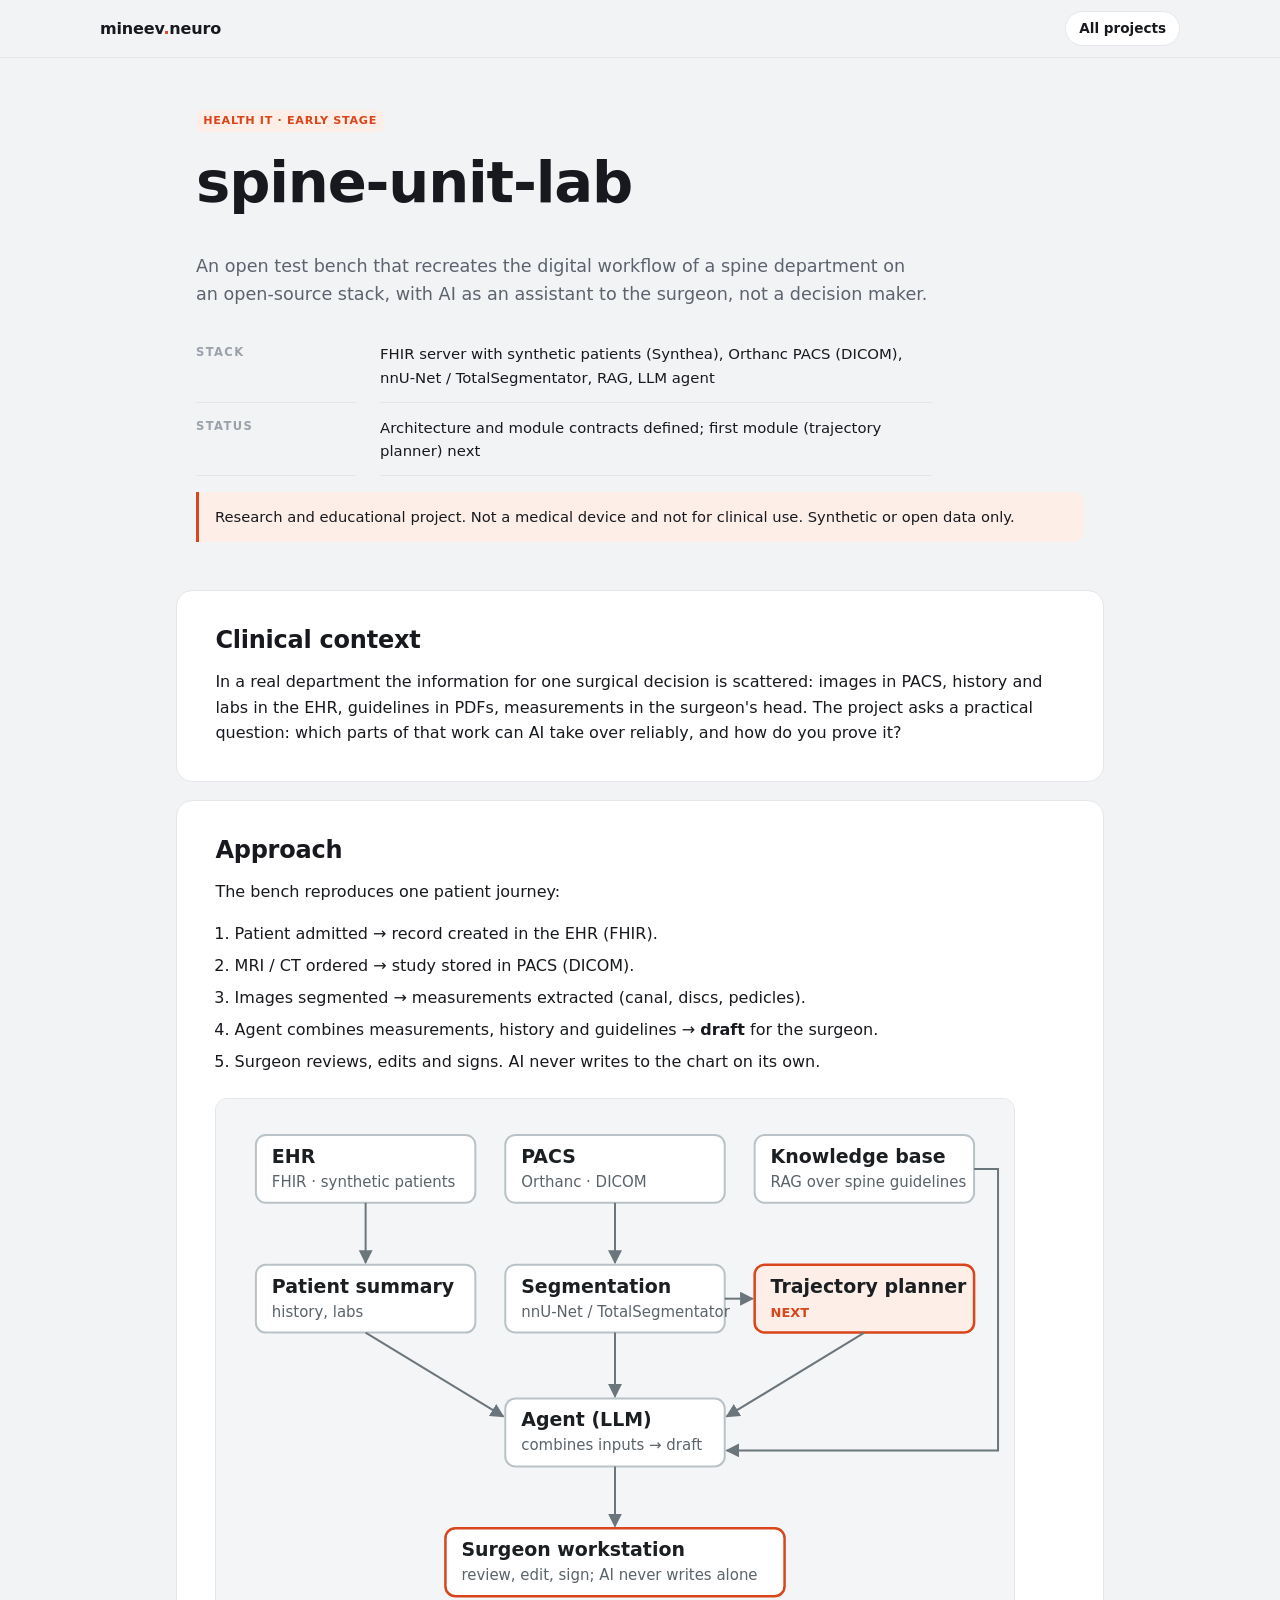
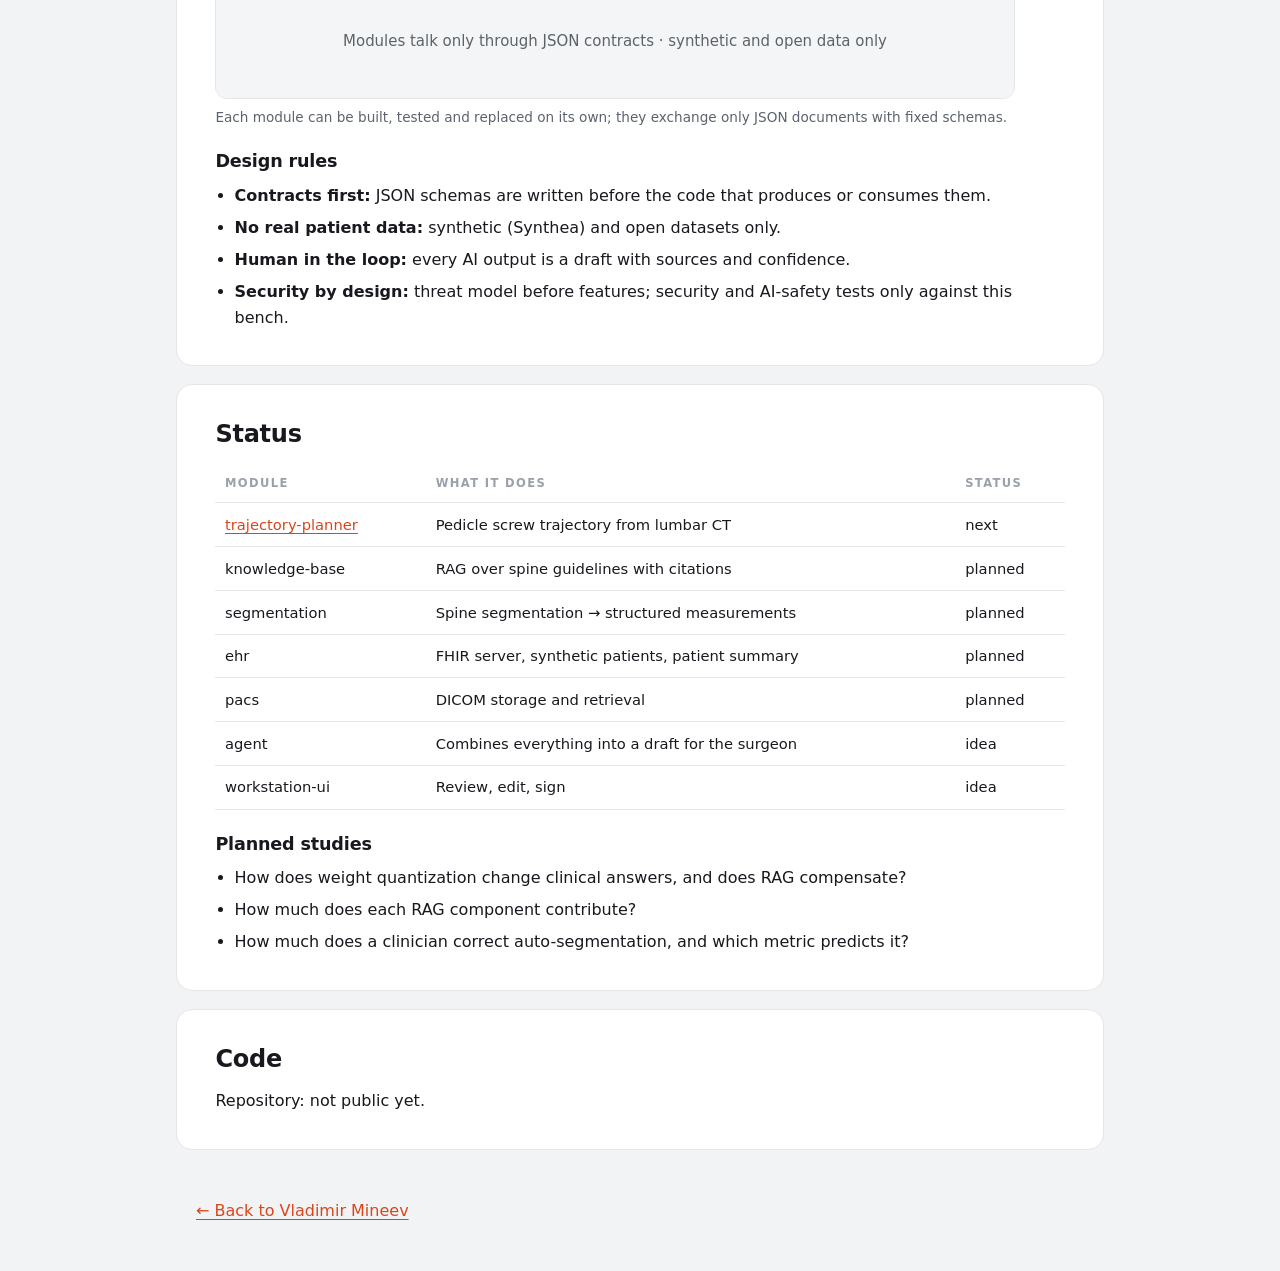
<file: projects/spine-unit-lab.html>
<!doctype html>
<html lang="en">
<head>
  <meta charset="utf-8">
  <meta name="viewport" content="width=device-width, initial-scale=1">
  <title>spine-unit-lab · Vladimir Mineev</title>
  <meta name="description" content="An open test bench that recreates the digital workflow of a spine unit — EHR (FHIR), PACS (DICOM), segmentation, trajectory planning — with AI as an assistant to the surgeon.">
  <meta name="color-scheme" content="light dark">
  <link rel="icon" href="data:image/svg+xml,%3Csvg xmlns=%22http://www.w3.org/2000/svg%22 viewBox=%220 0 64 64%22%3E%3Crect width=%2264%22 height=%2264%22 rx=%2214%22 fill=%22%23d9461c%22/%3E%3Ctext x=%2232%22 y=%2243%22 font-family=%22Helvetica,Arial,sans-serif%22 font-size=%2230%22 font-weight=%22800%22 fill=%22white%22 text-anchor=%22middle%22%3EVM%3C/text%3E%3C/svg%3E">
  <link rel="stylesheet" href="../css/style.css">
</head>
<body class="case">
<a class="skip" href="#main">Skip to content</a>

<nav class="site-nav" aria-label="Main">
  <div class="wrap">
    <a class="home" href="../index.html">mineev<span>.</span>neuro</a>
    <a href="../index.html#projects">All projects</a>
  </div>
</nav>

<main id="main">
<header class="case-head">
  <div class="wrap">
    <p><span class="tag">Health IT · early stage</span></p>
    <h1>spine-unit-lab</h1>
    <p class="tagline">An open test bench that recreates the digital workflow of a spine department on an open-source stack, with AI as an assistant to the surgeon, not a decision maker.</p>
    <dl class="facts">
      <dt>Stack</dt><dd>FHIR server with synthetic patients (Synthea), Orthanc PACS (DICOM), nnU-Net / TotalSegmentator, RAG, LLM agent</dd>
      <dt>Status</dt><dd>Architecture and module contracts defined; first module (trajectory planner) next</dd>
    </dl>
    <p class="note small">Research and educational project. Not a medical device and not for clinical use. Synthetic or open data only.</p>
  </div>
</header>

<section aria-labelledby="ctx-h">
  <div class="wrap">
    <h2 id="ctx-h">Clinical context</h2>
    <p>In a real department the information for one surgical decision is scattered: images in PACS, history and labs in the EHR, guidelines in PDFs, measurements in the surgeon's head. The project asks a practical question: which parts of that work can AI take over reliably, and how do you prove it?</p>
  </div>
</section>

<section aria-labelledby="approach-h">
  <div class="wrap">
    <h2 id="approach-h">Approach</h2>
    <p>The bench reproduces one patient journey:</p>
    <ol>
      <li>Patient admitted → record created in the EHR (FHIR).</li>
      <li>MRI / CT ordered → study stored in PACS (DICOM).</li>
      <li>Images segmented → measurements extracted (canal, discs, pedicles).</li>
      <li>Agent combines measurements, history and guidelines → <strong>draft</strong> for the surgeon.</li>
      <li>Surgeon reviews, edits and signs. AI never writes to the chart on its own.</li>
    </ol>
    <figure>
      <img src="../img/projects/spine-unit-lab-architecture.svg?v=2" width="800" height="600" loading="lazy"
           alt="Architecture diagram: EHR, PACS and a guideline knowledge base feed segmentation, a trajectory planner and an LLM agent, whose draft goes to a surgeon workstation for sign-off">
      <figcaption>Each module can be built, tested and replaced on its own; they exchange only JSON documents with fixed schemas.</figcaption>
    </figure>
    <h3>Design rules</h3>
    <ul>
      <li><strong>Contracts first:</strong> JSON schemas are written before the code that produces or consumes them.</li>
      <li><strong>No real patient data:</strong> synthetic (Synthea) and open datasets only.</li>
      <li><strong>Human in the loop:</strong> every AI output is a draft with sources and confidence.</li>
      <li><strong>Security by design:</strong> threat model before features; security and AI-safety tests only against this bench.</li>
    </ul>
  </div>
</section>

<section aria-labelledby="results-h">
  <div class="wrap">
    <h2 id="results-h">Status</h2>
    <div class="table-scroll">
      <table>
        <thead><tr><th scope="col">Module</th><th scope="col">What it does</th><th scope="col">Status</th></tr></thead>
        <tbody>
          <tr><td><a href="pedicle-screw-planning.html">trajectory-planner</a></td><td>Pedicle screw trajectory from lumbar CT</td><td>next</td></tr>
          <tr><td>knowledge-base</td><td>RAG over spine guidelines with citations</td><td>planned</td></tr>
          <tr><td>segmentation</td><td>Spine segmentation → structured measurements</td><td>planned</td></tr>
          <tr><td>ehr</td><td>FHIR server, synthetic patients, patient summary</td><td>planned</td></tr>
          <tr><td>pacs</td><td>DICOM storage and retrieval</td><td>planned</td></tr>
          <tr><td>agent</td><td>Combines everything into a draft for the surgeon</td><td>idea</td></tr>
          <tr><td>workstation-ui</td><td>Review, edit, sign</td><td>idea</td></tr>
        </tbody>
      </table>
    </div>
    <h3>Planned studies</h3>
    <ul>
      <li>How does weight quantization change clinical answers, and does RAG compensate?</li>
      <li>How much does each RAG component contribute?</li>
      <li>How much does a clinician correct auto-segmentation, and which metric predicts it?</li>
    </ul>
  </div>
</section>

<section aria-labelledby="code-h">
  <div class="wrap">
    <h2 id="code-h">Code</h2>
    <p>Repository: not public yet.</p>
  </div>
</section>
</main>

<footer>
  <div class="wrap">
    <p><a href="../index.html">← Back to Vladimir Mineev</a></p>
  </div>
</footer>
</body>
</html>
</file>
<file: css/style.css>
/* Vladimir Mineev — portfolio. One file, no dependencies. */

:root {
  --bg: #f2f3f5;
  --card: #ffffff;
  --text: #17191e;
  --muted: #5c636e;
  --faint: #9aa1ab;
  --border: #e4e6ea;
  --accent: #d9461c;        /* 4.6:1 on white */
  --accent-soft: #fdeee8;
  --ink: #17191e;           /* footer card */
  --ink-text: #f2f3f5;
  --radius: 16px;
  --max: 70rem;
  --font: "Inter", system-ui, -apple-system, "Segoe UI", Roboto, "Helvetica Neue", Arial, sans-serif;
  --mono: ui-monospace, SFMono-Regular, Menlo, Consolas, monospace;
  color-scheme: light dark;
}

@media (prefers-color-scheme: dark) {
  :root {
    --bg: #0f1113;
    --card: #181b1f;
    --text: #eceef1;
    --muted: #a3aab4;
    --faint: #6f7680;
    --border: #262a30;
    --accent: #ff7148;
    --accent-soft: #2b1a14;
    --ink: #000000;
    --ink-text: #eceef1;
  }
}

*, *::before, *::after { box-sizing: border-box; }
html { -webkit-text-size-adjust: 100%; scroll-behavior: smooth; }
@media (prefers-reduced-motion: reduce) { html { scroll-behavior: auto; } }

body {
  margin: 0; background: var(--bg); color: var(--text);
  font-family: var(--font); font-size: 1rem; line-height: 1.6;
  -webkit-font-smoothing: antialiased;
}
img, svg { max-width: 100%; height: auto; display: block; }
a { color: var(--accent); text-underline-offset: 0.2em; }
a:hover { text-decoration-thickness: 2px; }
:focus-visible { outline: 3px solid var(--accent); outline-offset: 3px; border-radius: 6px; }

h1, h2, h3 { line-height: 1.2; margin: 0 0 0.6em; letter-spacing: -0.01em; }
h1 { font-size: clamp(2.4rem, 7vw, 3.6rem); font-weight: 800; letter-spacing: -0.02em; }
h2 { font-size: 1.5rem; font-weight: 800; }
h3 { font-size: 1.1rem; font-weight: 700; }
p, ul, ol { margin: 0 0 1em; }
ul, ol { padding-left: 1.2em; }
li + li { margin-top: 0.4em; }

.skip { position: absolute; left: -999px; top: 0; background: var(--accent); color: #fff; padding: 0.5em 1em; }
.skip:focus { left: 1rem; top: 1rem; z-index: 10; }

.wrap { max-width: var(--max); margin: 0 auto; padding: 0 1.25rem; }
.muted { color: var(--muted); }
.small { font-size: 0.9rem; }
.lead { font-size: 1.08rem; }

/* Small caps label */
.eyebrow {
  font-size: 0.75rem; font-weight: 700; letter-spacing: 0.16em; text-transform: uppercase;
  color: var(--accent); margin: 0 0 1rem;
}
.label { font-size: 0.7rem; font-weight: 600; letter-spacing: 0.12em; text-transform: uppercase; color: var(--faint); }

/* ---------- Top bar ---------- */
.site-nav {
  position: sticky; top: 0; z-index: 5;
  background: color-mix(in srgb, var(--bg) 88%, transparent);
  -webkit-backdrop-filter: blur(10px); backdrop-filter: blur(10px);
  border-bottom: 1px solid var(--border);
}
.site-nav .wrap {
  display: flex; align-items: center; flex-wrap: wrap; gap: 0.5rem;
  padding-top: 0.7rem; padding-bottom: 0.7rem;
}
.site-nav .home {
  margin-right: auto; color: var(--text); font-weight: 800; text-decoration: none; letter-spacing: -0.01em;
}
.site-nav .home span { color: var(--accent); }
.site-nav a:not(.home) {
  color: var(--text); text-decoration: none; font-size: 0.85rem; font-weight: 600;
  padding: 0.4em 0.95em; border: 1px solid var(--border); border-radius: 999px; background: var(--card);
}
.site-nav a:not(.home):hover { border-color: var(--text); }
@media (max-width: 34rem) { .site-nav .opt { display: none; } }

/* ---------- Pills ---------- */
.pills { display: flex; flex-wrap: wrap; gap: 0.5rem; padding: 0; margin: 0; list-style: none; }
.pills li { margin: 0; }
.pill {
  display: inline-flex; align-items: center; gap: 0.4em;
  padding: 0.5em 1.05em; border-radius: 999px; border: 1px solid var(--border);
  background: var(--card); color: var(--text); text-decoration: none; font-size: 0.88rem; font-weight: 600;
}
.pill:hover { border-color: var(--text); }
.pill.primary { background: var(--text); color: var(--bg); border-color: var(--text); }

/* ---------- Hero ---------- */
.hero { border-bottom: 1px solid var(--border); }
.hero .wrap { display: grid; gap: 2rem; padding-top: 3rem; padding-bottom: 0; }
.hero h1 { margin-bottom: 0.15em; }
.hero .sub { font-size: 0.78rem; letter-spacing: 0.3em; text-transform: uppercase; color: var(--faint); margin-bottom: 1.6rem; }
.hero .intro { color: var(--muted); max-width: 34rem; margin-bottom: 1.6rem; }
.hero p.intro { margin-bottom: 0.9rem; }
.hero ul.roles { list-style: none; padding: 0; margin: 0 0 1.8rem; }
.hero ul.roles li { position: relative; padding-left: 1.1rem; margin-bottom: 0.45rem; }
.hero ul.roles li::before { content: ""; position: absolute; left: 0; top: 0.7em; width: 0.4rem; height: 0.4rem; border-radius: 50%; background: var(--accent); }
.hero ul.roles strong { color: var(--text); }
.hero .photo { align-self: end; margin: 0 -1.25rem; }
.hero .photo img { width: 100%; aspect-ratio: 4 / 5; object-fit: cover; }
@media (min-width: 52rem) {
  .hero .wrap { grid-template-columns: 1.05fr 1fr; gap: 3rem; padding-top: 4.5rem; }
  .hero .wrap { padding-bottom: 3.5rem; }
  .hero .photo { align-self: start; justify-self: end; width: 82%; margin: 0.4rem 0 0; }
  .hero .photo img { border-radius: var(--radius); }
}

/* Year rows (hero + talks) */
.rows { list-style: none; padding: 0; margin: 0 0 1.8rem; border-top: 1px solid var(--border); }
.rows li {
  display: grid; grid-template-columns: 3.4rem 1fr; gap: 0.2rem 1rem; align-items: baseline;
  margin: 0; padding: 0.8rem 0; border-bottom: 1px solid var(--border); font-size: 0.93rem;
}
.rows .y { color: var(--accent); font-weight: 700; font-variant-numeric: tabular-nums; }
.rows .label { grid-column: 2; }
@media (min-width: 34rem) {
  .rows li { grid-template-columns: 3.4rem 1fr auto; }
  .rows .label { grid-column: auto; text-align: right; }
}

/* ---------- Sections ---------- */
main > section { padding: 3.5rem 0 0; }
main > section:last-child { padding-bottom: 3.5rem; }
.sec-head { display: flex; align-items: baseline; gap: 0.7rem; flex-wrap: wrap; margin-bottom: 1.4rem; }
.sec-head h2 { margin: 0; }
.sec-head .n { color: var(--accent); font-weight: 800; font-size: 1.5rem; font-variant-numeric: tabular-nums; }
.sec-head .aside { margin-left: auto; font-size: 0.85rem; color: var(--faint); }
.sec-head .aside a { color: var(--accent); text-decoration: none; font-weight: 600; }

.box {
  background: var(--card); border: 1px solid var(--border); border-radius: var(--radius);
  padding: 1.4rem 1.4rem 0.6rem;
}
@media (min-width: 40rem) { .box { padding: 2rem 2.2rem 1rem; } }

/* ---------- Project cards ---------- */
.cards { display: grid; gap: 1.1rem; padding: 0; margin: 0; list-style: none; }
.cards > li { margin: 0; }
@media (min-width: 40rem) { .cards { grid-template-columns: repeat(2, 1fr); } }
@media (min-width: 60rem) { .cards { grid-template-columns: repeat(3, 1fr); } }
.card {
  position: relative; display: flex; flex-direction: column; height: 100%;
  background: var(--card); border: 1px solid var(--border); border-radius: var(--radius); overflow: hidden;
  transition: transform .15s ease, border-color .15s ease;
}
.card:hover { border-color: var(--text); transform: translateY(-2px); }
@media (prefers-reduced-motion: reduce) { .card { transition: none; } .card:hover { transform: none; } }
.card > img { width: 100%; aspect-ratio: 16 / 10; object-fit: cover; background: var(--bg); border-bottom: 1px solid var(--border); }
.card .body { padding: 1.1rem 1.2rem 1.2rem; display: flex; flex-direction: column; flex: 1; }
.card h3 { margin-bottom: 0.4em; }
.card h3 a { color: var(--text); text-decoration: none; }
.card h3 a::after { content: ""; position: absolute; inset: 0; }
.card p { color: var(--muted); font-size: 0.92rem; margin-bottom: 0.9em; }
.card .metric { margin-top: auto; padding-top: 0.8rem; border-top: 1px solid var(--border); font-size: 0.85rem; color: var(--faint); }
.card .metric b { color: var(--text); font-size: 1.05rem; margin-right: 0.35em; }
.tag {
  display: inline-block; font-size: 0.7rem; font-weight: 700; letter-spacing: 0.06em; text-transform: uppercase;
  padding: 0.2em 0.65em; border-radius: 6px; background: var(--accent-soft); color: var(--accent);
}
.card .tag { align-self: flex-start; margin-bottom: 0.7rem; }

.card.featured { margin-bottom: 1.1rem; }
@media (min-width: 52rem) {
  .card.featured { flex-direction: row; }
  .card.featured > img { width: 48%; aspect-ratio: auto; border-bottom: 0; border-right: 1px solid var(--border); }
  .card.featured .body { padding: 2rem 2.2rem; justify-content: center; }
  .card.featured h3 { font-size: 1.5rem; }
  .card.featured p { font-size: 1rem; }
}

/* ---------- Stats ---------- */
.stats { display: grid; gap: 1.1rem; grid-template-columns: repeat(2, 1fr); padding: 0; margin: 0 0 1.1rem; list-style: none; }
@media (min-width: 52rem) { .stats { grid-template-columns: repeat(4, 1fr); } }
.stats li { margin: 0; background: var(--card); border: 1px solid var(--border); border-radius: var(--radius); padding: 1.2rem 1.2rem 1.1rem; }
.stats b { display: block; font-size: clamp(1.6rem, 4vw, 2.1rem); font-weight: 800; letter-spacing: -0.02em; line-height: 1.1; margin-bottom: 0.4rem; }
.stats span { font-size: 0.85rem; color: var(--muted); display: block; line-height: 1.4; }

/* ---------- Skills ---------- */
.skills { display: grid; gap: 1.1rem; }
@media (min-width: 40rem) { .skills { grid-template-columns: repeat(2, 1fr); } }
@media (min-width: 60rem) { .skills { grid-template-columns: repeat(3, 1fr); } }
.skills > div { background: var(--card); border: 1px solid var(--border); border-radius: var(--radius); padding: 1.2rem 1.3rem; }
.skills h3 { font-size: 0.75rem; letter-spacing: 0.14em; text-transform: uppercase; color: var(--accent); margin-bottom: 0.6em; }
.skills p { margin: 0; color: var(--muted); font-size: 0.92rem; }

/* ---------- Facts (dl) ---------- */
.facts { display: grid; grid-template-columns: 1fr; gap: 0.15rem 1.5rem; margin: 0 0 1rem; font-size: 0.93rem; }
.facts dt { color: var(--faint); font-size: 0.72rem; font-weight: 600; letter-spacing: 0.12em; text-transform: uppercase; padding-top: 0.7rem; }
.facts dd { margin: 0; padding-bottom: 0.7rem; border-bottom: 1px solid var(--border); }
@media (min-width: 40rem) {
  .facts { grid-template-columns: 10rem 1fr; }
  .facts dt, .facts dd { padding: 0.7rem 0; border-bottom: 1px solid var(--border); }
}

/* ---------- Figures ---------- */
figure { margin: 1.5rem 0; }
figcaption { font-size: 0.85rem; color: var(--muted); margin-top: 0.55rem; line-height: 1.45; }
figure img { border-radius: 12px; border: 1px solid var(--border); background: var(--bg); }
.figs { display: grid; gap: 1.1rem; margin: 1.5rem 0; }
@media (min-width: 40rem) { .figs { grid-template-columns: 1fr 1fr; } }
.figs figure { margin: 0; }
.figs img { aspect-ratio: 1 / 1; object-fit: cover; width: 100%; }
.figs.tall img, .figs.portrait img { aspect-ratio: 3 / 4; }
@media (min-width: 40rem) { .figs.three { grid-template-columns: repeat(3, 1fr); } }
@media (min-width: 60rem) { .figs.tall { grid-template-columns: repeat(4, 1fr); } }

.placeholder {
  display: grid; place-items: center; aspect-ratio: 16 / 9;
  border: 2px dashed var(--border); border-radius: var(--radius);
  color: var(--muted); font-size: 0.9rem; text-align: center; padding: 1rem;
}

/* ---------- Tables ---------- */
.table-scroll { overflow-x: auto; margin: 1rem 0 1.5rem; }
table { border-collapse: collapse; width: 100%; font-size: 0.92rem; }
th, td { text-align: left; vertical-align: top; padding: 0.6rem 0.6rem; border-bottom: 1px solid var(--border); }
th { font-weight: 600; white-space: nowrap; }
thead th { color: var(--faint); font-size: 0.72rem; letter-spacing: 0.12em; text-transform: uppercase; }

.pipeline { display: flex; flex-wrap: wrap; gap: 0.4rem; padding: 0; list-style: none; font-size: 0.88rem; }
.pipeline li { margin: 0; padding: 0.35em 0.8em; border: 1px solid var(--border); border-radius: 999px; background: var(--bg); }
.pipeline li:not(:last-child)::after { content: " →"; color: var(--faint); }

.note { border-left: 3px solid var(--accent); background: var(--accent-soft); padding: 0.8rem 1rem; border-radius: 0 10px 10px 0; font-size: 0.92rem; }
code { font-family: var(--mono); font-size: 0.9em; }

/* ---------- Case pages ---------- */
.case-head { padding: 3rem 0 1rem; }
.case-head .tagline { font-size: 1.1rem; color: var(--muted); max-width: 46rem; margin-bottom: 1.5rem; }
.case-head .facts { max-width: 46rem; }
.case .case-head .wrap { max-width: 58rem; }
.case main > section { padding: 1.1rem 0 0; }
.case main > section:last-child { padding-bottom: 3rem; }
.case main > section > .wrap {
  width: calc(100% - 2rem); max-width: 58rem; margin: 0 auto;
  background: var(--card); border: 1px solid var(--border); border-radius: var(--radius);
  padding: 1.6rem 1.3rem 0.8rem;
}
@media (min-width: 48rem) { .case main > section > .wrap { padding: 2.2rem 2.4rem 1.2rem; } }
.case footer .wrap { max-width: 58rem; }

/* ---------- Footer ---------- */
footer { padding: 0 0 2rem; }
footer .ink {
  background: var(--ink); color: var(--ink-text); border-radius: var(--radius);
  padding: 2rem 1.6rem; margin-top: 1rem;
}
footer .name { font-weight: 800; font-size: 1.15rem; margin: 0 0 0.2rem; }
footer .sub { font-size: 0.72rem; letter-spacing: 0.2em; text-transform: uppercase; color: #8a919b; margin-bottom: 1.3rem; }
footer .pill { background: transparent; color: var(--ink-text); border-color: #3a3f47; }
footer .pill:hover { border-color: var(--ink-text); }
footer .copy { text-align: center; font-size: 0.75rem; color: var(--faint); margin: 1.2rem 0 0; letter-spacing: 0.08em; }

/* two-up card row and "in progress" list */
@media (min-width: 60rem) { .cards.two { grid-template-columns: repeat(2, 1fr); } }
.box.soon { margin-top: 1.1rem; padding-top: 1.2rem; }
.box.soon .label { margin: 0 0 0.6rem; }
.box.soon .rows { margin-bottom: 0.6rem; }
.box.soon .rows li:last-child { border-bottom: 0; }
figure.narrow { max-width: 24rem; }
</file>
